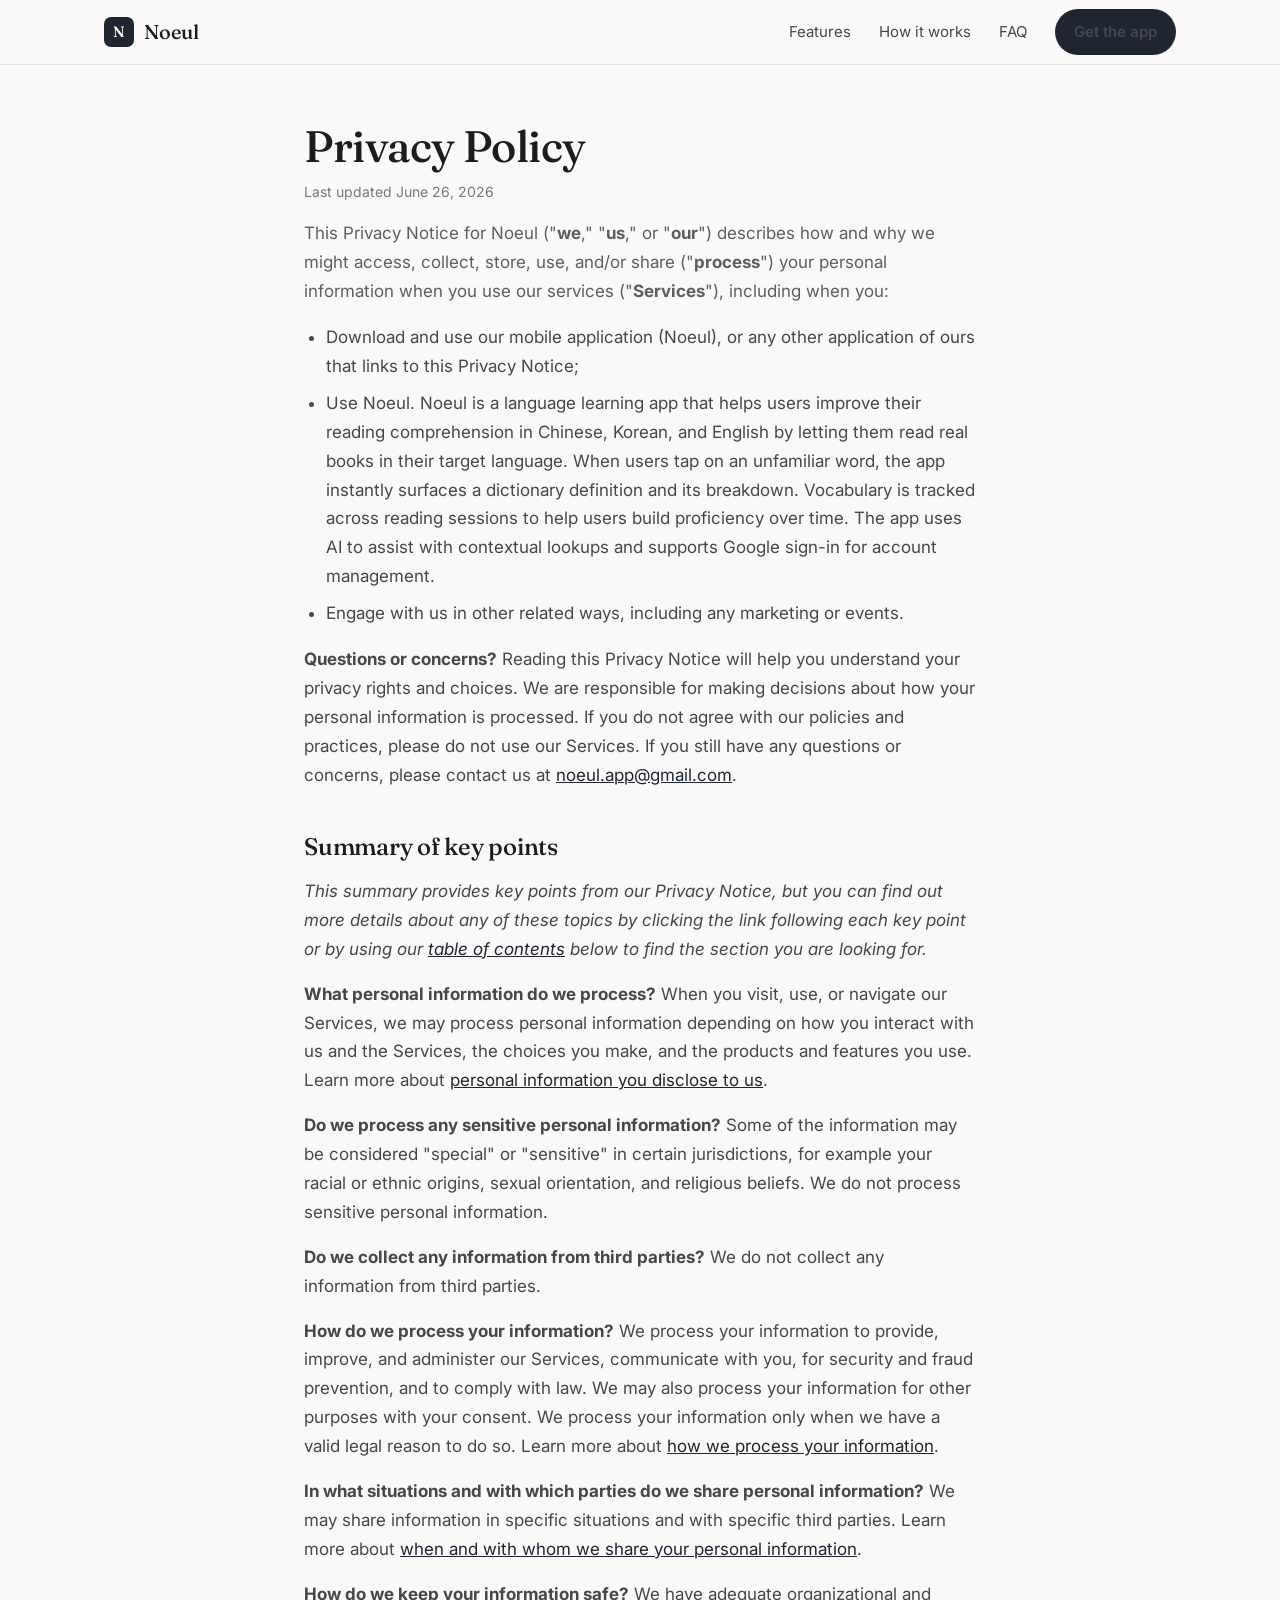
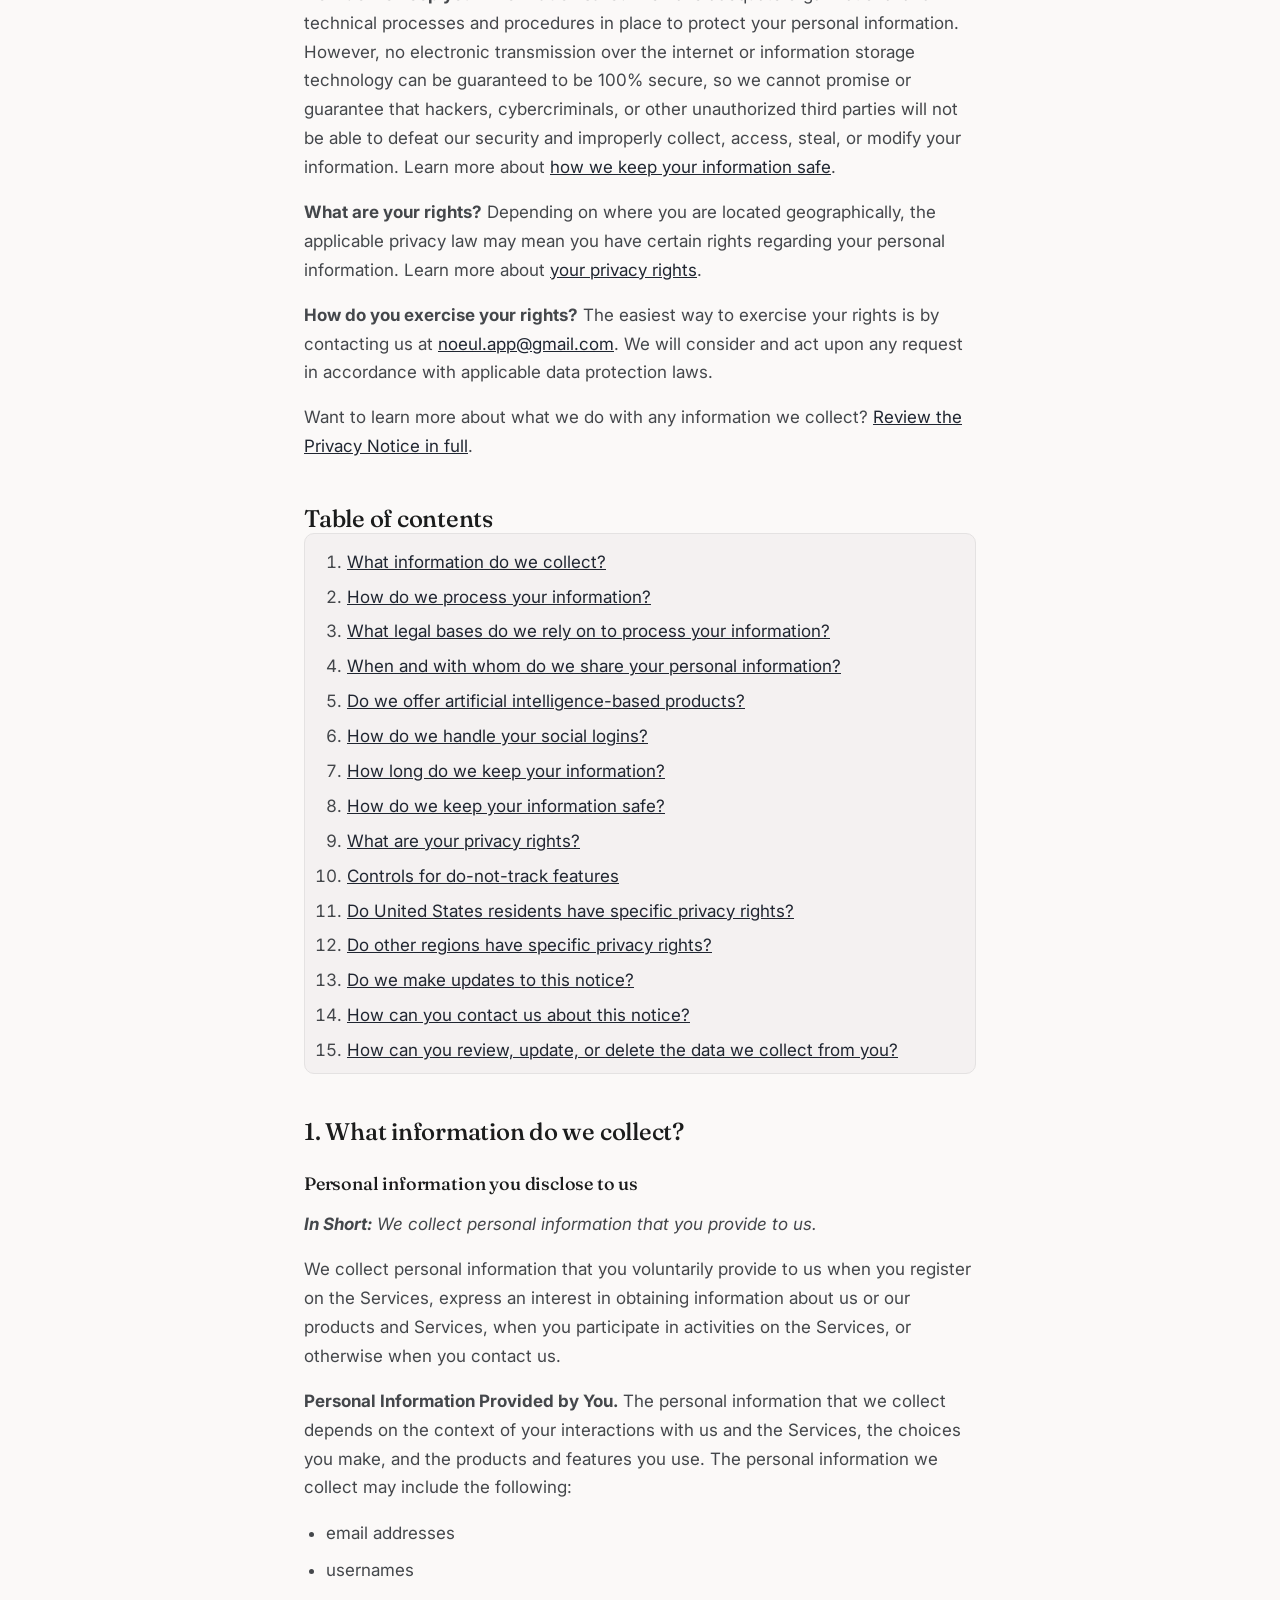
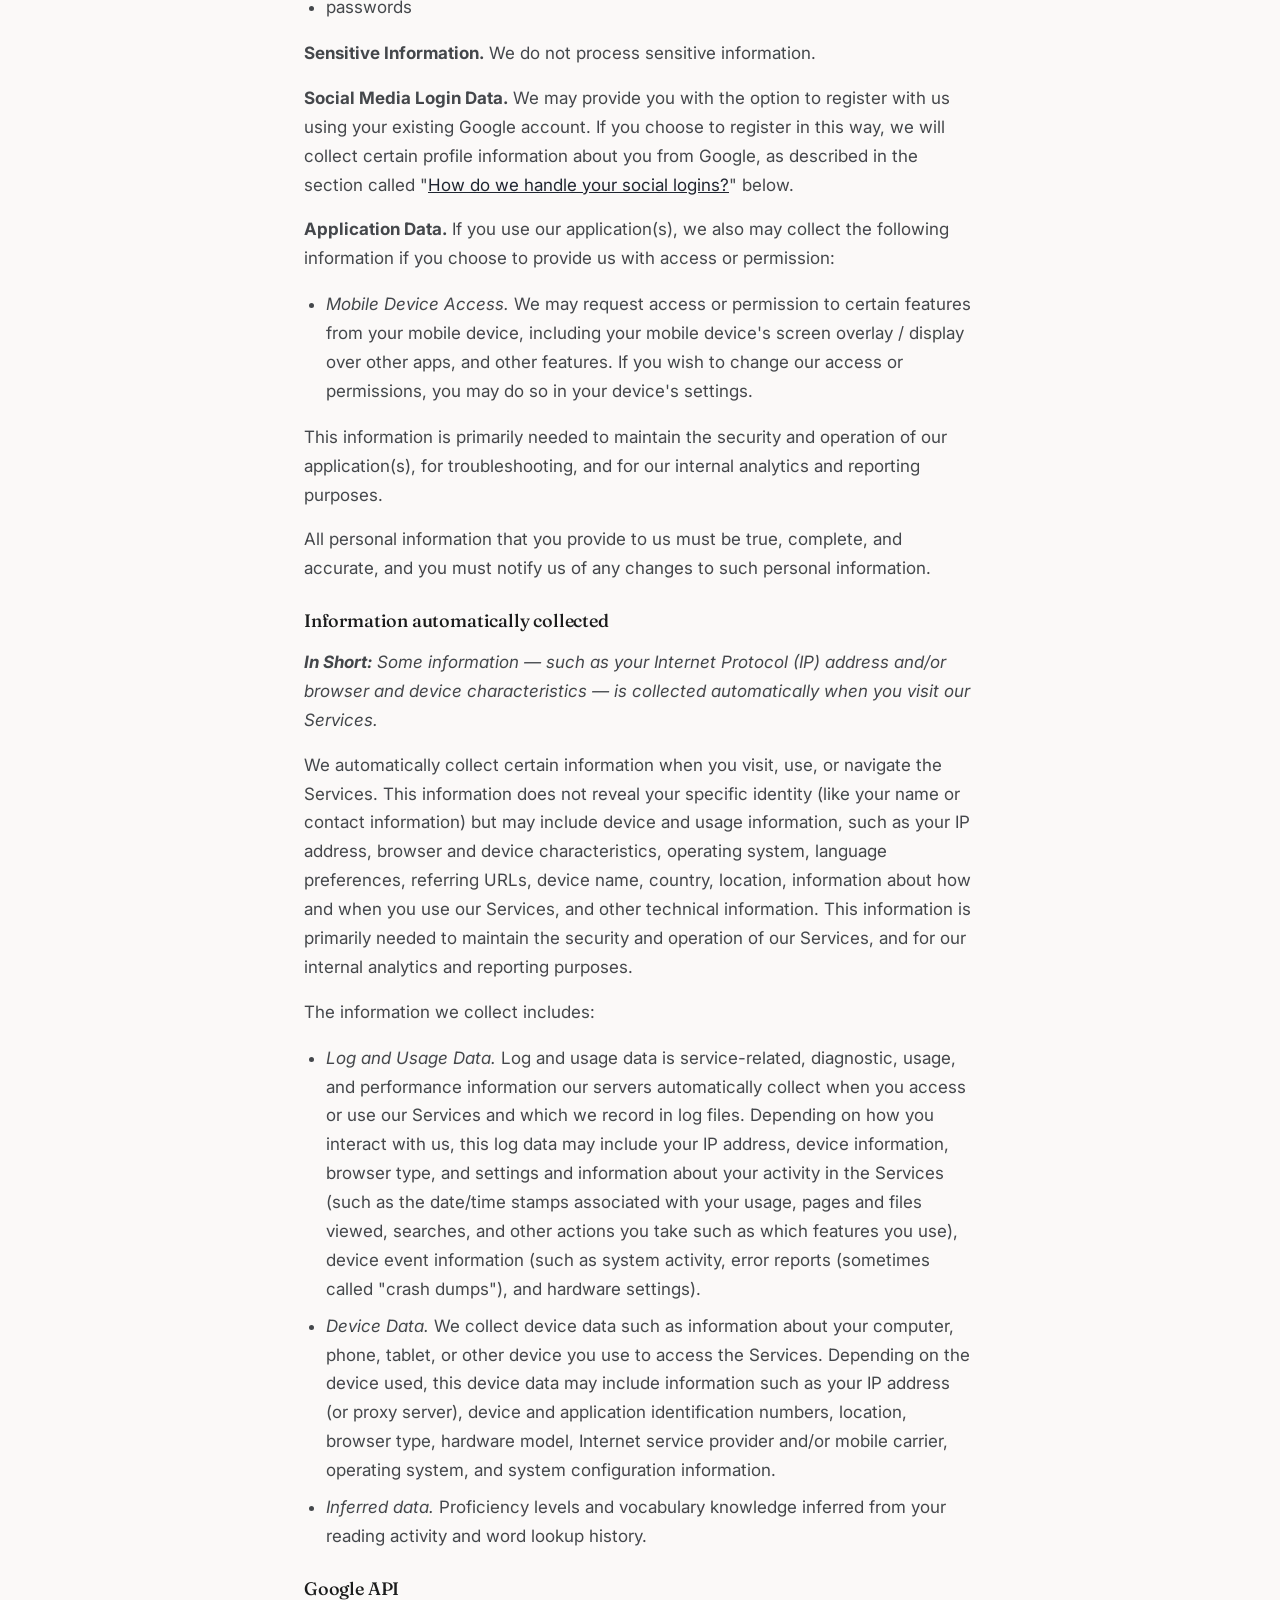
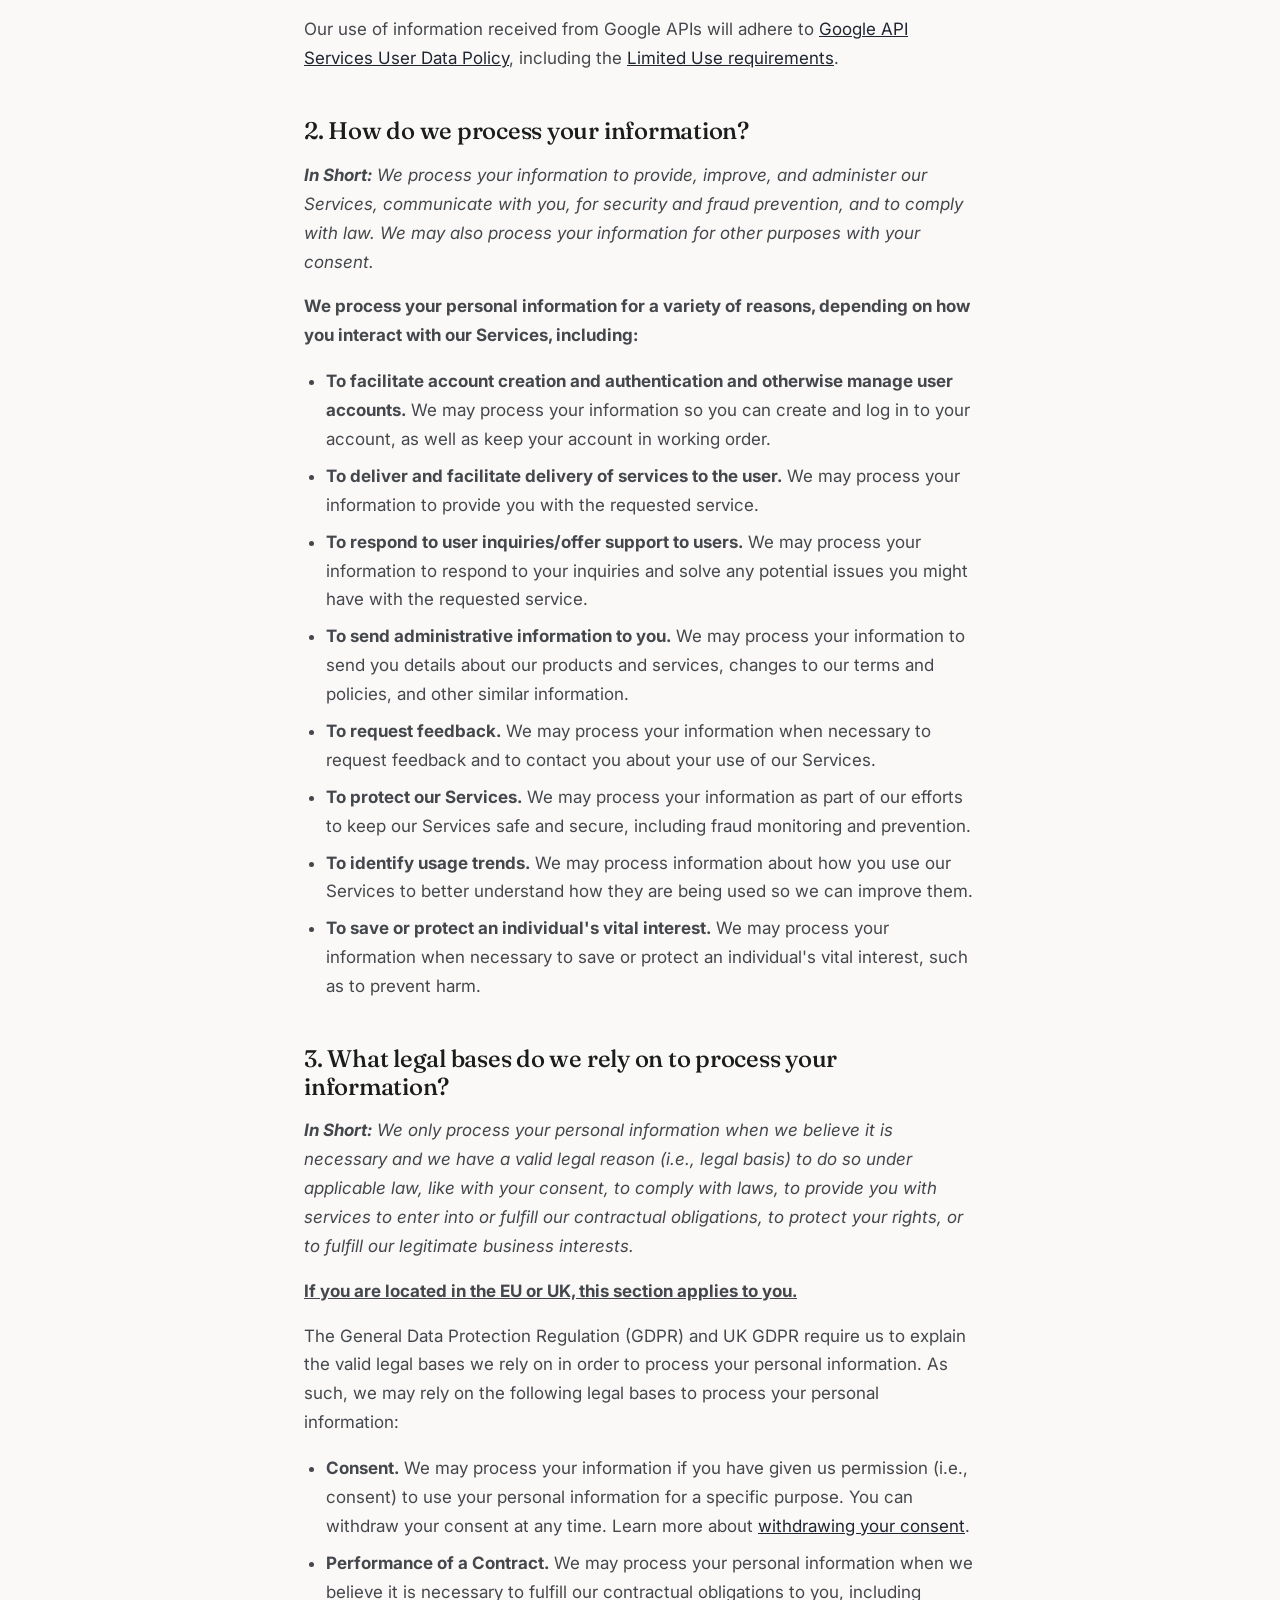
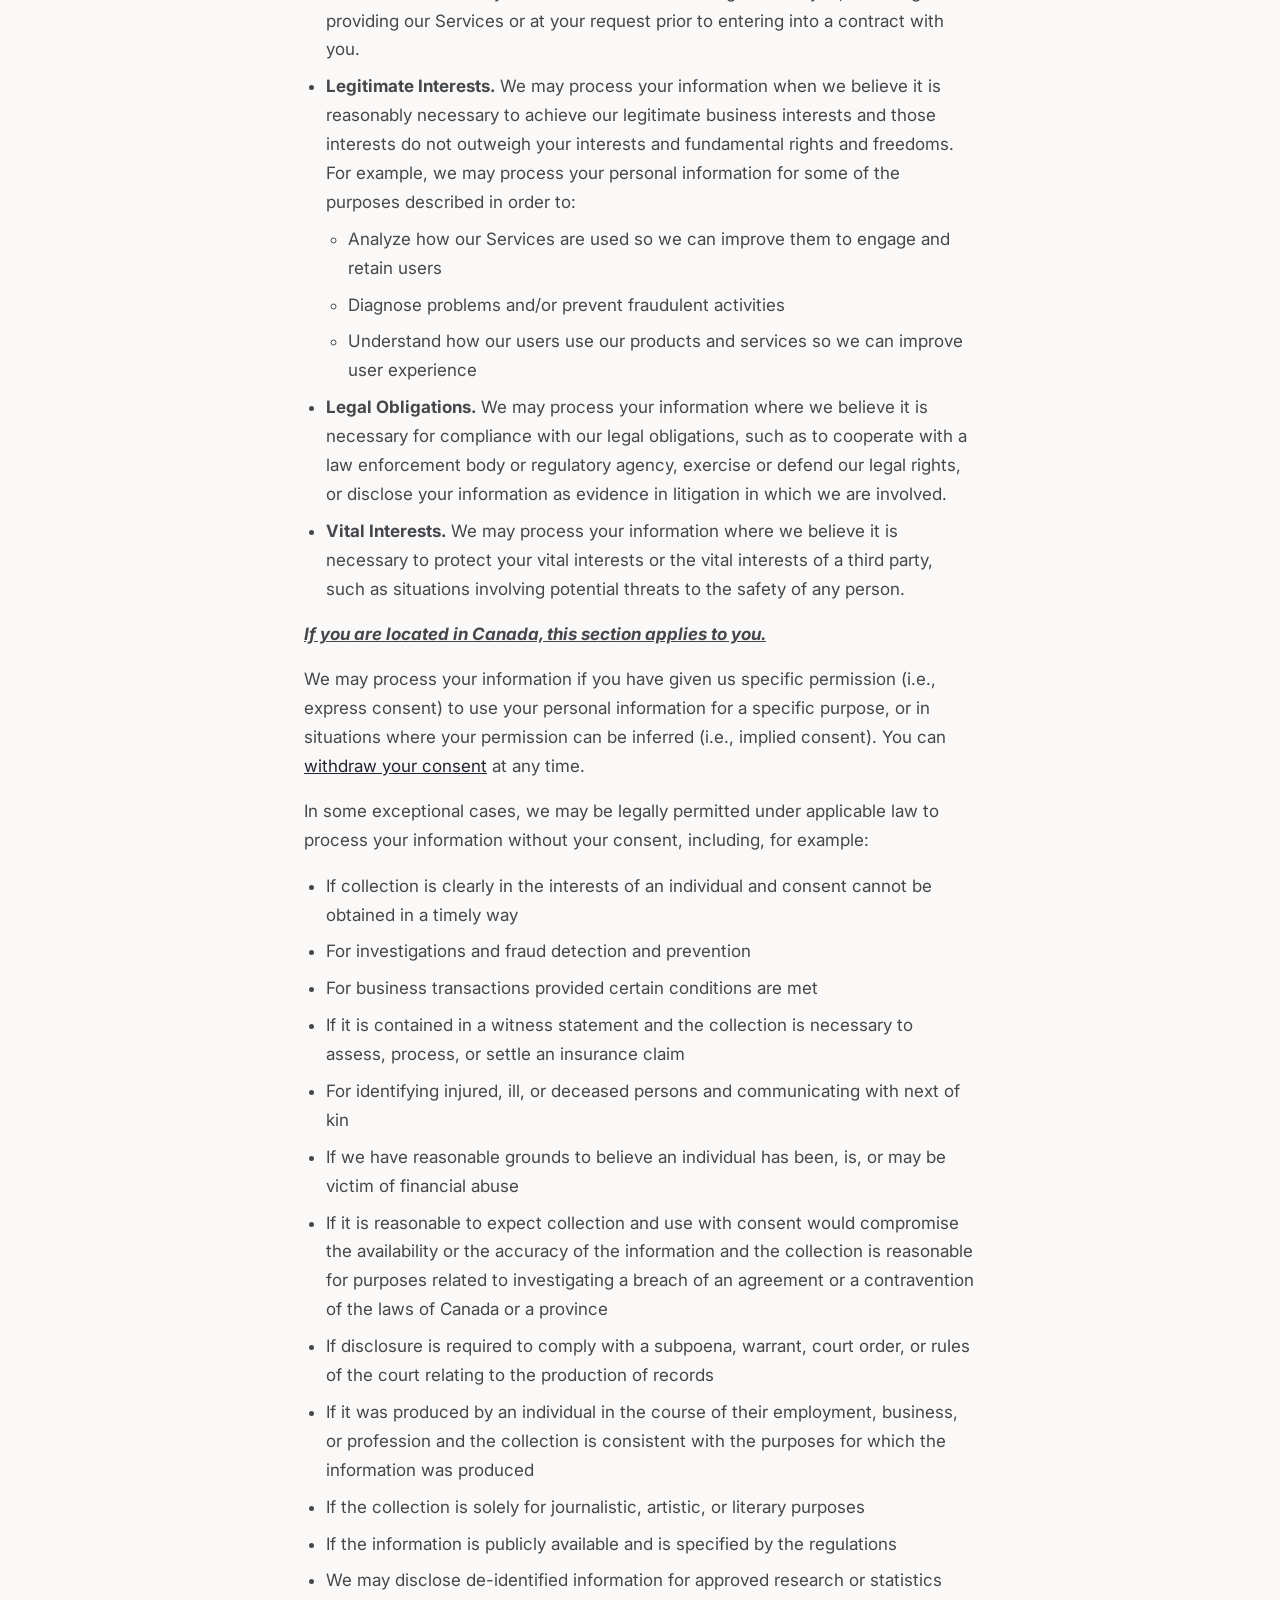
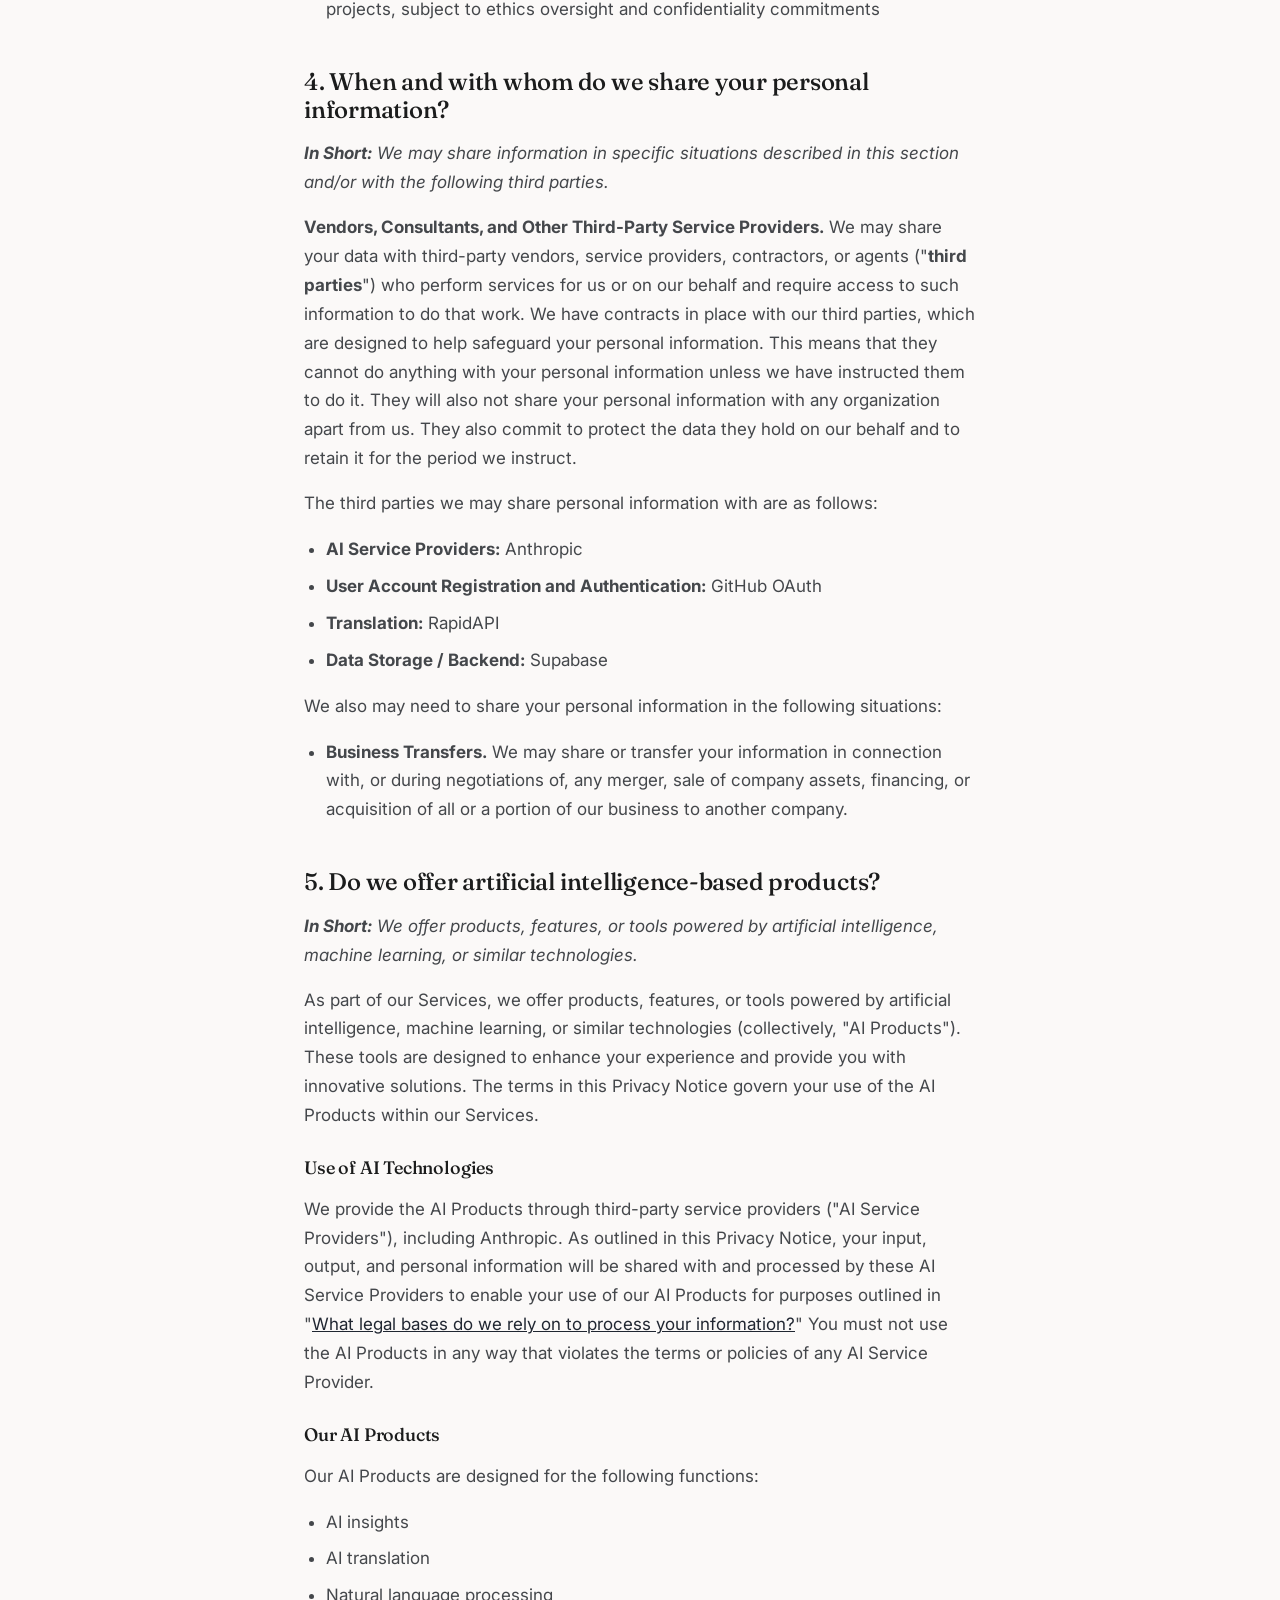
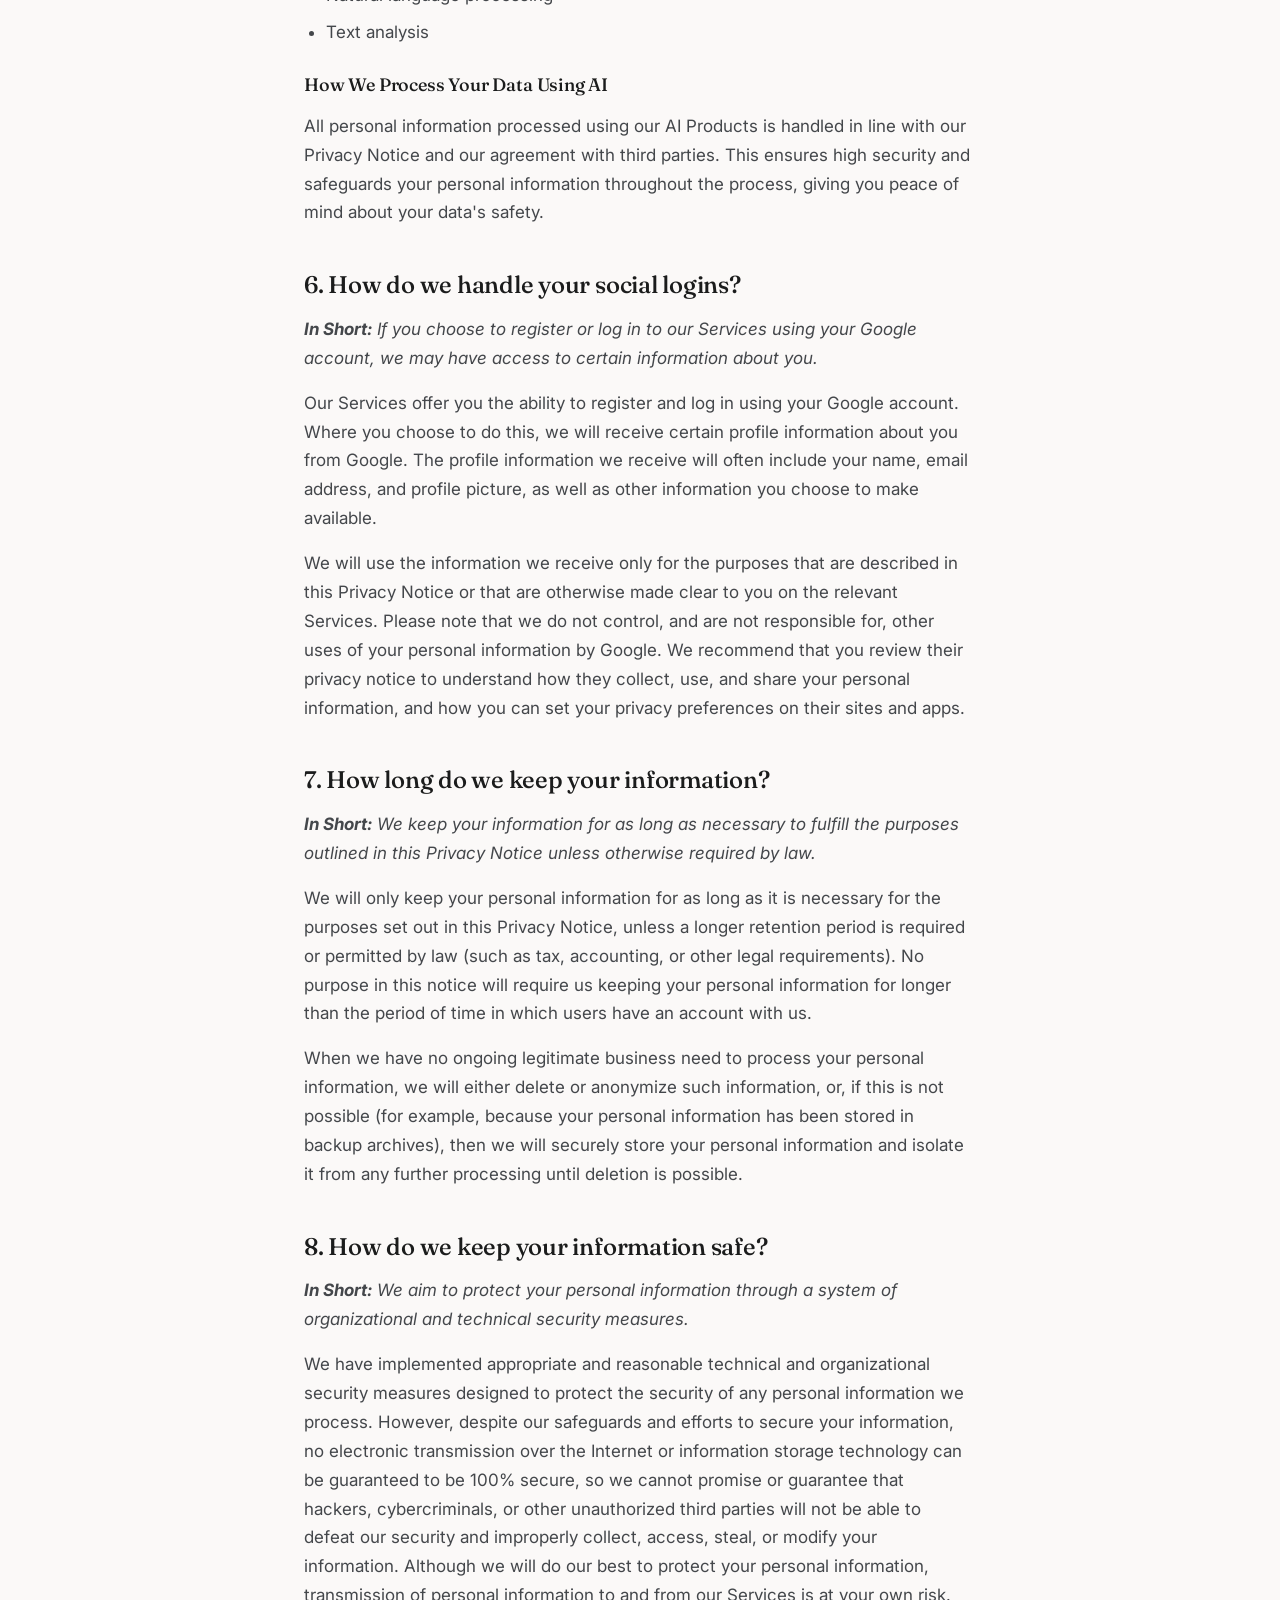
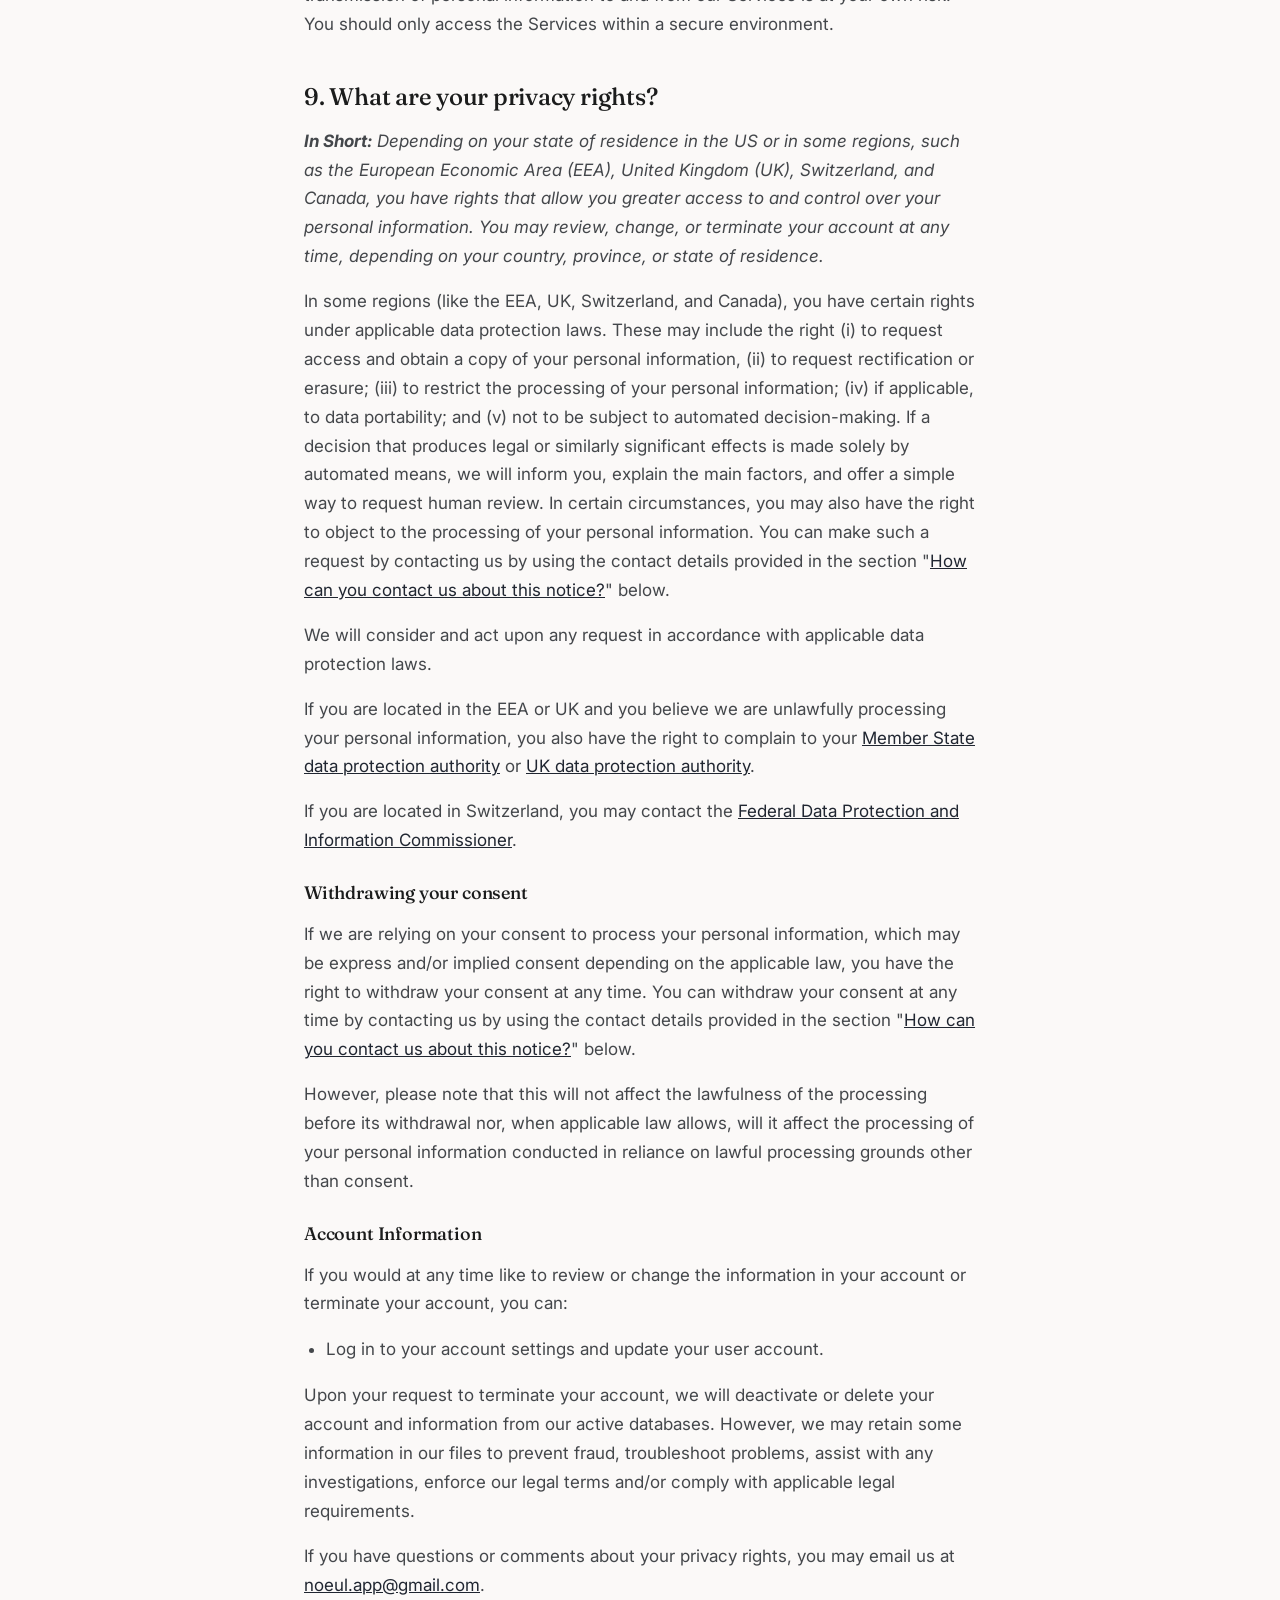
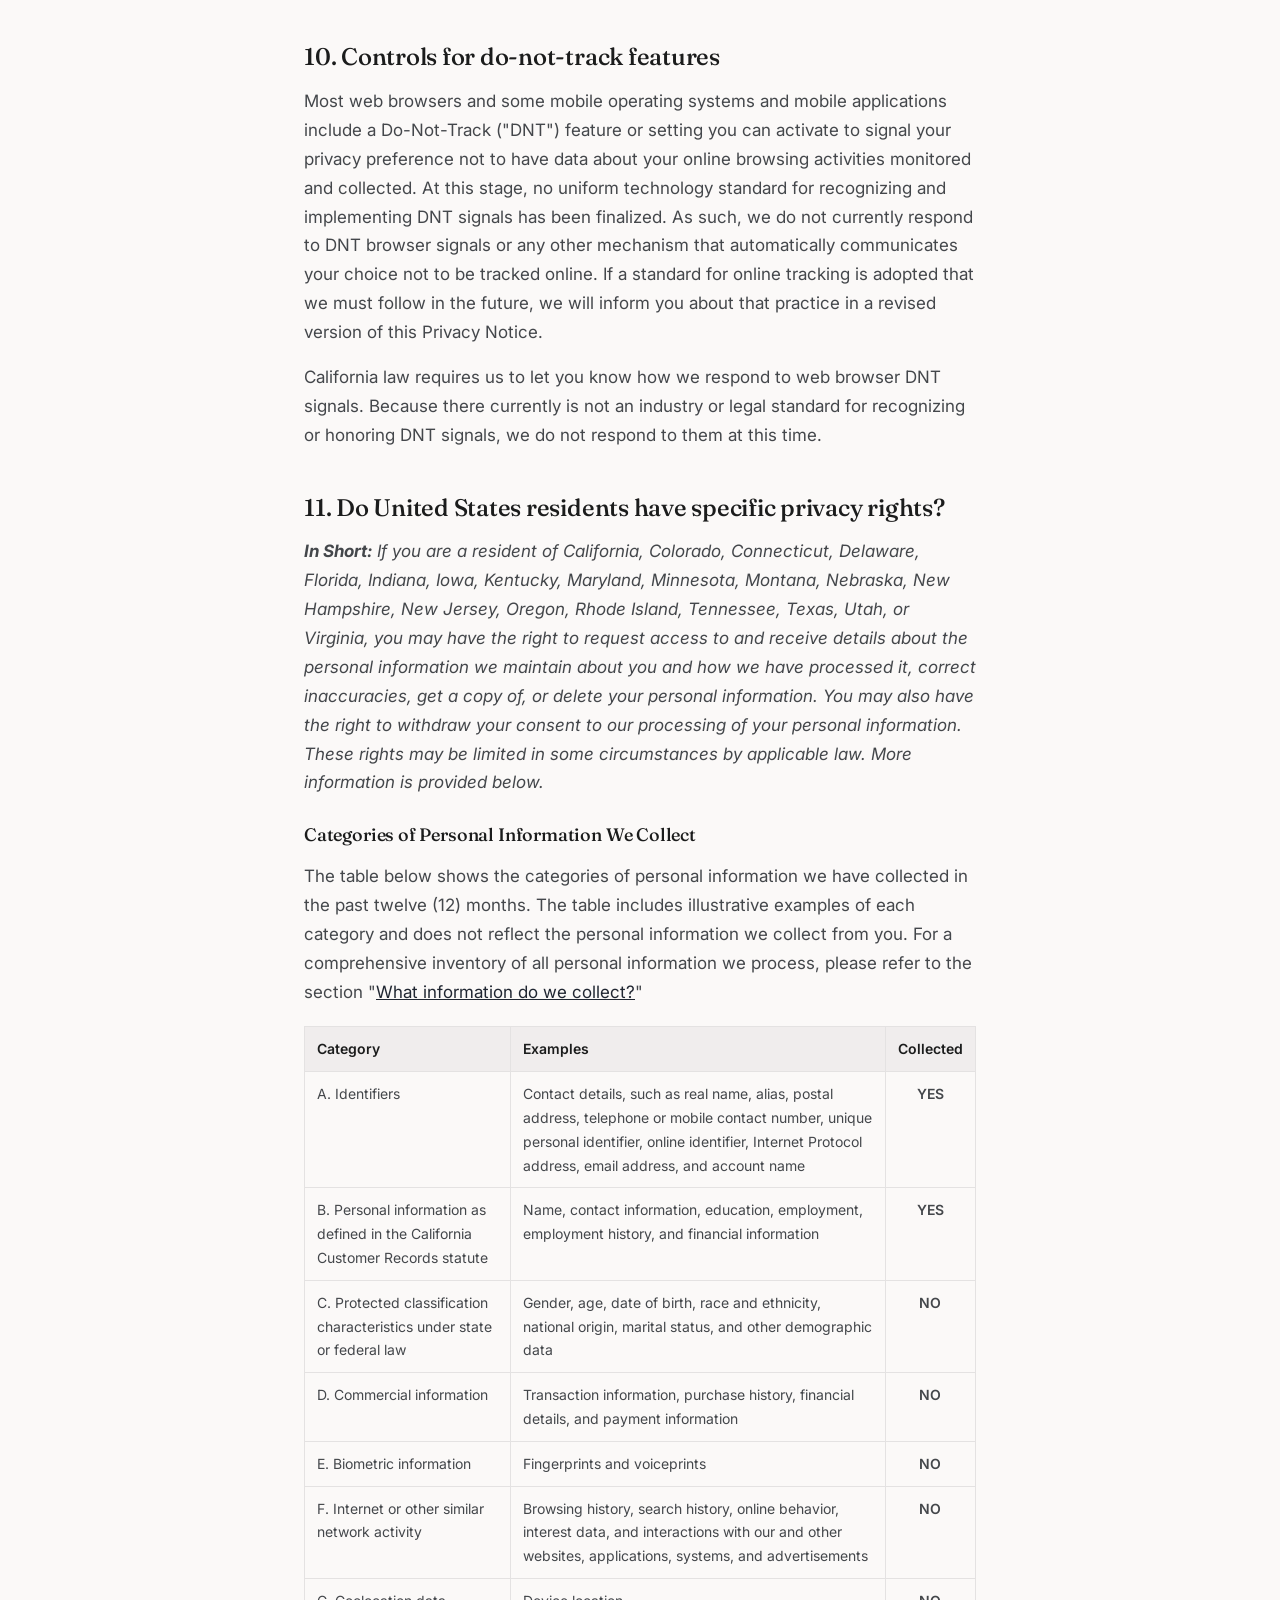
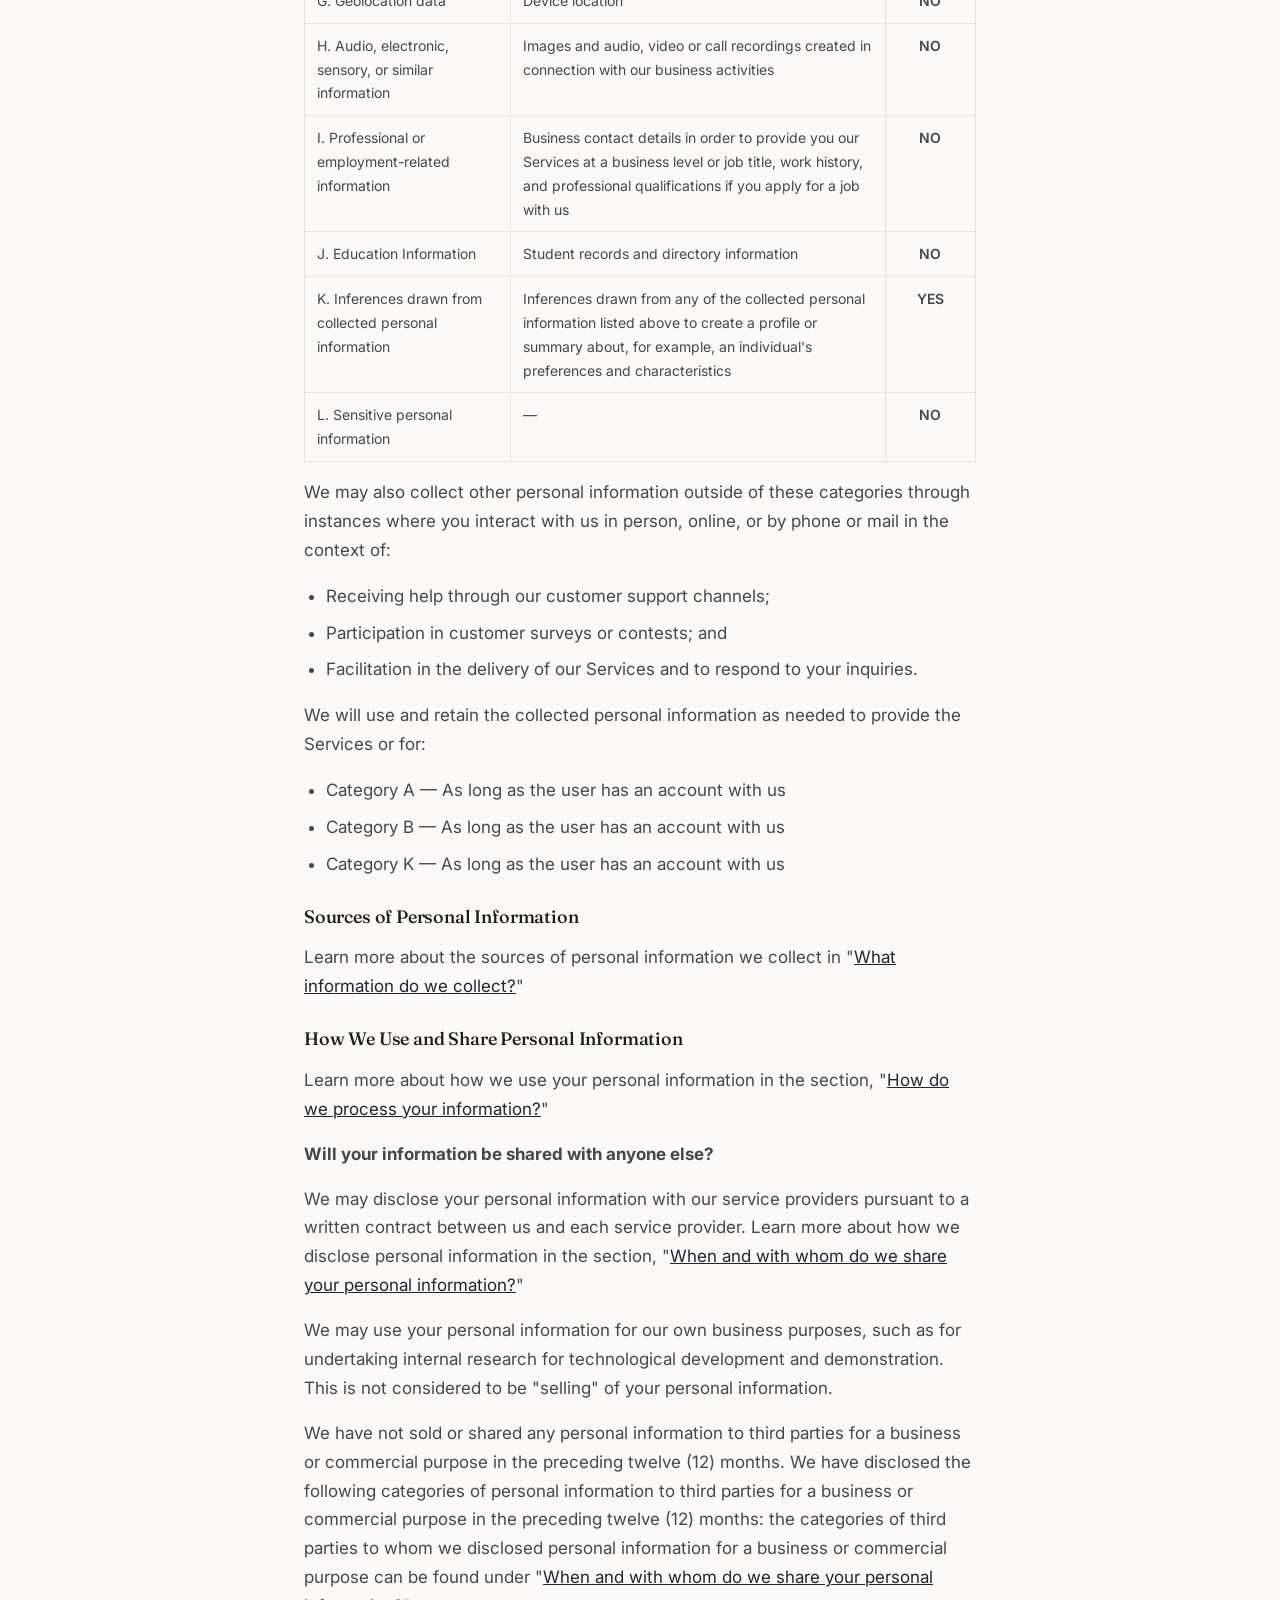
<file: privacy.html>
<!DOCTYPE html>
<html lang="en">
<head>
  <meta charset="UTF-8" />
  <meta name="viewport" content="width=device-width, initial-scale=1" />
  <title>Privacy Policy — Noeul</title>
  <meta name="description" content="Noeul privacy policy." />
  <meta name="theme-color" content="#fbf9f8" />
  <link rel="icon" href="./favicon.svg" type="image/svg+xml" />
  <link rel="preconnect" href="https://fonts.googleapis.com" />
  <link rel="preconnect" href="https://fonts.gstatic.com" crossorigin />
  <link href="https://fonts.googleapis.com/css2?family=Fraunces:opsz,wght@9..144,400;9..144,500;9..144,600&family=Inter:wght@400;500;600;700&display=swap" rel="stylesheet" />
  <link rel="stylesheet" href="./css/styles.css" />
</head>
<body>
  <a class="skip-link" href="#main">Skip to content</a>

  <header class="site-header is-scrolled">
    <div class="container">
      <nav class="nav" aria-label="Primary">
        <a class="brand" href="./index.html" aria-label="Noeul home">
          <span class="brand__mark" aria-hidden="true">N</span>
          <span class="brand__word">Noeul</span>
        </a>
        <div class="nav__links">
          <a href="./index.html#features">Features</a>
          <a href="./index.html#how">How it works</a>
          <a href="./index.html#faq">FAQ</a>
          <a class="btn btn--primary btn--sm" href="./index.html#download">Get the app</a>
        </div>
      </nav>
    </div>
  </header>

  <main id="main">
    <article class="container legal">
      <h1>Privacy Policy</h1>
      <p class="updated">Last updated June 26, 2026</p>

      <p class="legal-lead">This Privacy Notice for Noeul ("<strong>we</strong>," "<strong>us</strong>," or "<strong>our</strong>") describes how and why we might access, collect, store, use, and/or share ("<strong>process</strong>") your personal information when you use our services ("<strong>Services</strong>"), including when you:</p>
      <ul>
        <li>Download and use our mobile application (Noeul), or any other application of ours that links to this Privacy Notice;</li>
        <li>Use Noeul. Noeul is a language learning app that helps users improve their reading comprehension in Chinese, Korean, and English by letting them read real books in their target language. When users tap on an unfamiliar word, the app instantly surfaces a dictionary definition and its breakdown. Vocabulary is tracked across reading sessions to help users build proficiency over time. The app uses AI to assist with contextual lookups and supports Google sign-in for account management.</li>
        <li>Engage with us in other related ways, including any marketing or events.</li>
      </ul>
      <p><strong>Questions or concerns?</strong> Reading this Privacy Notice will help you understand your privacy rights and choices. We are responsible for making decisions about how your personal information is processed. If you do not agree with our policies and practices, please do not use our Services. If you still have any questions or concerns, please contact us at <a href="mailto:noeul.app@gmail.com">noeul.app@gmail.com</a>.</p>

      <h2 id="summary">Summary of key points</h2>
      <p><em>This summary provides key points from our Privacy Notice, but you can find out more details about any of these topics by clicking the link following each key point or by using our <a href="#toc">table of contents</a> below to find the section you are looking for.</em></p>
      <p><strong>What personal information do we process?</strong> When you visit, use, or navigate our Services, we may process personal information depending on how you interact with us and the Services, the choices you make, and the products and features you use. Learn more about <a href="#infocollect">personal information you disclose to us</a>.</p>
      <p><strong>Do we process any sensitive personal information?</strong> Some of the information may be considered "special" or "sensitive" in certain jurisdictions, for example your racial or ethnic origins, sexual orientation, and religious beliefs. We do not process sensitive personal information.</p>
      <p><strong>Do we collect any information from third parties?</strong> We do not collect any information from third parties.</p>
      <p><strong>How do we process your information?</strong> We process your information to provide, improve, and administer our Services, communicate with you, for security and fraud prevention, and to comply with law. We may also process your information for other purposes with your consent. We process your information only when we have a valid legal reason to do so. Learn more about <a href="#infouse">how we process your information</a>.</p>
      <p><strong>In what situations and with which parties do we share personal information?</strong> We may share information in specific situations and with specific third parties. Learn more about <a href="#whoshare">when and with whom we share your personal information</a>.</p>
      <p><strong>How do we keep your information safe?</strong> We have adequate organizational and technical processes and procedures in place to protect your personal information. However, no electronic transmission over the internet or information storage technology can be guaranteed to be 100% secure, so we cannot promise or guarantee that hackers, cybercriminals, or other unauthorized third parties will not be able to defeat our security and improperly collect, access, steal, or modify your information. Learn more about <a href="#infosafe">how we keep your information safe</a>.</p>
      <p><strong>What are your rights?</strong> Depending on where you are located geographically, the applicable privacy law may mean you have certain rights regarding your personal information. Learn more about <a href="#privacyrights">your privacy rights</a>.</p>
      <p><strong>How do you exercise your rights?</strong> The easiest way to exercise your rights is by contacting us at <a href="mailto:noeul.app@gmail.com">noeul.app@gmail.com</a>. We will consider and act upon any request in accordance with applicable data protection laws.</p>
      <p>Want to learn more about what we do with any information we collect? <a href="#toc">Review the Privacy Notice in full</a>.</p>

      <h2 id="toc">Table of contents</h2>
      <nav class="toc" aria-label="Table of contents">
        <ol>
          <li><a href="#infocollect">What information do we collect?</a></li>
          <li><a href="#infouse">How do we process your information?</a></li>
          <li><a href="#legalbases">What legal bases do we rely on to process your information?</a></li>
          <li><a href="#whoshare">When and with whom do we share your personal information?</a></li>
          <li><a href="#ai">Do we offer artificial intelligence-based products?</a></li>
          <li><a href="#sociallogins">How do we handle your social logins?</a></li>
          <li><a href="#inforetain">How long do we keep your information?</a></li>
          <li><a href="#infosafe">How do we keep your information safe?</a></li>
          <li><a href="#privacyrights">What are your privacy rights?</a></li>
          <li><a href="#dnt">Controls for do-not-track features</a></li>
          <li><a href="#uslaws">Do United States residents have specific privacy rights?</a></li>
          <li><a href="#otherlaws">Do other regions have specific privacy rights?</a></li>
          <li><a href="#policyupdates">Do we make updates to this notice?</a></li>
          <li><a href="#contact">How can you contact us about this notice?</a></li>
          <li><a href="#request">How can you review, update, or delete the data we collect from you?</a></li>
        </ol>
      </nav>

      <h2 id="infocollect">1. What information do we collect?</h2>
      <h3 id="personalinfo">Personal information you disclose to us</h3>
      <p><strong><em>In Short:</em></strong> <em>We collect personal information that you provide to us.</em></p>
      <p>We collect personal information that you voluntarily provide to us when you register on the Services, express an interest in obtaining information about us or our products and Services, when you participate in activities on the Services, or otherwise when you contact us.</p>
      <p><strong>Personal Information Provided by You.</strong> The personal information that we collect depends on the context of your interactions with us and the Services, the choices you make, and the products and features you use. The personal information we collect may include the following:</p>
      <ul>
        <li>email addresses</li>
        <li>usernames</li>
        <li>passwords</li>
      </ul>
      <p id="sensitiveinfo"><strong>Sensitive Information.</strong> We do not process sensitive information.</p>
      <p><strong>Social Media Login Data.</strong> We may provide you with the option to register with us using your existing Google account. If you choose to register in this way, we will collect certain profile information about you from Google, as described in the section called "<a href="#sociallogins">How do we handle your social logins?</a>" below.</p>
      <p><strong>Application Data.</strong> If you use our application(s), we also may collect the following information if you choose to provide us with access or permission:</p>
      <ul>
        <li><em>Mobile Device Access.</em> We may request access or permission to certain features from your mobile device, including your mobile device's screen overlay / display over other apps, and other features. If you wish to change our access or permissions, you may do so in your device's settings.</li>
      </ul>
      <p>This information is primarily needed to maintain the security and operation of our application(s), for troubleshooting, and for our internal analytics and reporting purposes.</p>
      <p>All personal information that you provide to us must be true, complete, and accurate, and you must notify us of any changes to such personal information.</p>

      <h3>Information automatically collected</h3>
      <p><strong><em>In Short:</em></strong> <em>Some information — such as your Internet Protocol (IP) address and/or browser and device characteristics — is collected automatically when you visit our Services.</em></p>
      <p>We automatically collect certain information when you visit, use, or navigate the Services. This information does not reveal your specific identity (like your name or contact information) but may include device and usage information, such as your IP address, browser and device characteristics, operating system, language preferences, referring URLs, device name, country, location, information about how and when you use our Services, and other technical information. This information is primarily needed to maintain the security and operation of our Services, and for our internal analytics and reporting purposes.</p>
      <p>The information we collect includes:</p>
      <ul>
        <li><em>Log and Usage Data.</em> Log and usage data is service-related, diagnostic, usage, and performance information our servers automatically collect when you access or use our Services and which we record in log files. Depending on how you interact with us, this log data may include your IP address, device information, browser type, and settings and information about your activity in the Services (such as the date/time stamps associated with your usage, pages and files viewed, searches, and other actions you take such as which features you use), device event information (such as system activity, error reports (sometimes called "crash dumps"), and hardware settings).</li>
        <li><em>Device Data.</em> We collect device data such as information about your computer, phone, tablet, or other device you use to access the Services. Depending on the device used, this device data may include information such as your IP address (or proxy server), device and application identification numbers, location, browser type, hardware model, Internet service provider and/or mobile carrier, operating system, and system configuration information.</li>
        <li><em>Inferred data.</em> Proficiency levels and vocabulary knowledge inferred from your reading activity and word lookup history.</li>
      </ul>
      <h3>Google API</h3>
      <p>Our use of information received from Google APIs will adhere to <a href="https://developers.google.com/terms/api-services-user-data-policy" rel="noopener noreferrer" target="_blank">Google API Services User Data Policy</a>, including the <a href="https://developers.google.com/terms/api-services-user-data-policy#limited-use" rel="noopener noreferrer" target="_blank">Limited Use requirements</a>.</p>

      <h2 id="infouse">2. How do we process your information?</h2>
      <p><strong><em>In Short:</em></strong> <em>We process your information to provide, improve, and administer our Services, communicate with you, for security and fraud prevention, and to comply with law. We may also process your information for other purposes with your consent.</em></p>
      <p><strong>We process your personal information for a variety of reasons, depending on how you interact with our Services, including:</strong></p>
      <ul>
        <li><strong>To facilitate account creation and authentication and otherwise manage user accounts.</strong> We may process your information so you can create and log in to your account, as well as keep your account in working order.</li>
        <li><strong>To deliver and facilitate delivery of services to the user.</strong> We may process your information to provide you with the requested service.</li>
        <li><strong>To respond to user inquiries/offer support to users.</strong> We may process your information to respond to your inquiries and solve any potential issues you might have with the requested service.</li>
        <li><strong>To send administrative information to you.</strong> We may process your information to send you details about our products and services, changes to our terms and policies, and other similar information.</li>
        <li><strong>To request feedback.</strong> We may process your information when necessary to request feedback and to contact you about your use of our Services.</li>
        <li><strong>To protect our Services.</strong> We may process your information as part of our efforts to keep our Services safe and secure, including fraud monitoring and prevention.</li>
        <li><strong>To identify usage trends.</strong> We may process information about how you use our Services to better understand how they are being used so we can improve them.</li>
        <li><strong>To save or protect an individual's vital interest.</strong> We may process your information when necessary to save or protect an individual's vital interest, such as to prevent harm.</li>
      </ul>

      <h2 id="legalbases">3. What legal bases do we rely on to process your information?</h2>
      <p><strong><em>In Short:</em></strong> <em>We only process your personal information when we believe it is necessary and we have a valid legal reason (i.e., legal basis) to do so under applicable law, like with your consent, to comply with laws, to provide you with services to enter into or fulfill our contractual obligations, to protect your rights, or to fulfill our legitimate business interests.</em></p>
      <p><strong><u>If you are located in the EU or UK, this section applies to you.</u></strong></p>
      <p>The General Data Protection Regulation (GDPR) and UK GDPR require us to explain the valid legal bases we rely on in order to process your personal information. As such, we may rely on the following legal bases to process your personal information:</p>
      <ul>
        <li><strong>Consent.</strong> We may process your information if you have given us permission (i.e., consent) to use your personal information for a specific purpose. You can withdraw your consent at any time. Learn more about <a href="#withdrawconsent">withdrawing your consent</a>.</li>
        <li><strong>Performance of a Contract.</strong> We may process your personal information when we believe it is necessary to fulfill our contractual obligations to you, including providing our Services or at your request prior to entering into a contract with you.</li>
        <li><strong>Legitimate Interests.</strong> We may process your information when we believe it is reasonably necessary to achieve our legitimate business interests and those interests do not outweigh your interests and fundamental rights and freedoms. For example, we may process your personal information for some of the purposes described in order to:
          <ul>
            <li>Analyze how our Services are used so we can improve them to engage and retain users</li>
            <li>Diagnose problems and/or prevent fraudulent activities</li>
            <li>Understand how our users use our products and services so we can improve user experience</li>
          </ul>
        </li>
        <li><strong>Legal Obligations.</strong> We may process your information where we believe it is necessary for compliance with our legal obligations, such as to cooperate with a law enforcement body or regulatory agency, exercise or defend our legal rights, or disclose your information as evidence in litigation in which we are involved.</li>
        <li><strong>Vital Interests.</strong> We may process your information where we believe it is necessary to protect your vital interests or the vital interests of a third party, such as situations involving potential threats to the safety of any person.</li>
      </ul>
      <p><strong><u><em>If you are located in Canada, this section applies to you.</em></u></strong></p>
      <p>We may process your information if you have given us specific permission (i.e., express consent) to use your personal information for a specific purpose, or in situations where your permission can be inferred (i.e., implied consent). You can <a href="#withdrawconsent">withdraw your consent</a> at any time.</p>
      <p>In some exceptional cases, we may be legally permitted under applicable law to process your information without your consent, including, for example:</p>
      <ul>
        <li>If collection is clearly in the interests of an individual and consent cannot be obtained in a timely way</li>
        <li>For investigations and fraud detection and prevention</li>
        <li>For business transactions provided certain conditions are met</li>
        <li>If it is contained in a witness statement and the collection is necessary to assess, process, or settle an insurance claim</li>
        <li>For identifying injured, ill, or deceased persons and communicating with next of kin</li>
        <li>If we have reasonable grounds to believe an individual has been, is, or may be victim of financial abuse</li>
        <li>If it is reasonable to expect collection and use with consent would compromise the availability or the accuracy of the information and the collection is reasonable for purposes related to investigating a breach of an agreement or a contravention of the laws of Canada or a province</li>
        <li>If disclosure is required to comply with a subpoena, warrant, court order, or rules of the court relating to the production of records</li>
        <li>If it was produced by an individual in the course of their employment, business, or profession and the collection is consistent with the purposes for which the information was produced</li>
        <li>If the collection is solely for journalistic, artistic, or literary purposes</li>
        <li>If the information is publicly available and is specified by the regulations</li>
        <li>We may disclose de-identified information for approved research or statistics projects, subject to ethics oversight and confidentiality commitments</li>
      </ul>

      <h2 id="whoshare">4. When and with whom do we share your personal information?</h2>
      <p><strong><em>In Short:</em></strong> <em>We may share information in specific situations described in this section and/or with the following third parties.</em></p>
      <p><strong>Vendors, Consultants, and Other Third-Party Service Providers.</strong> We may share your data with third-party vendors, service providers, contractors, or agents ("<strong>third parties</strong>") who perform services for us or on our behalf and require access to such information to do that work. We have contracts in place with our third parties, which are designed to help safeguard your personal information. This means that they cannot do anything with your personal information unless we have instructed them to do it. They will also not share your personal information with any organization apart from us. They also commit to protect the data they hold on our behalf and to retain it for the period we instruct.</p>
      <p>The third parties we may share personal information with are as follows:</p>
      <ul>
        <li><strong>AI Service Providers:</strong> Anthropic</li>
        <li><strong>User Account Registration and Authentication:</strong> GitHub OAuth</li>
        <li><strong>Translation:</strong> RapidAPI</li>
        <li><strong>Data Storage / Backend:</strong> Supabase</li>
      </ul>
      <p>We also may need to share your personal information in the following situations:</p>
      <ul>
        <li><strong>Business Transfers.</strong> We may share or transfer your information in connection with, or during negotiations of, any merger, sale of company assets, financing, or acquisition of all or a portion of our business to another company.</li>
      </ul>

      <h2 id="ai">5. Do we offer artificial intelligence-based products?</h2>
      <p><strong><em>In Short:</em></strong> <em>We offer products, features, or tools powered by artificial intelligence, machine learning, or similar technologies.</em></p>
      <p>As part of our Services, we offer products, features, or tools powered by artificial intelligence, machine learning, or similar technologies (collectively, "AI Products"). These tools are designed to enhance your experience and provide you with innovative solutions. The terms in this Privacy Notice govern your use of the AI Products within our Services.</p>
      <h3>Use of AI Technologies</h3>
      <p>We provide the AI Products through third-party service providers ("AI Service Providers"), including Anthropic. As outlined in this Privacy Notice, your input, output, and personal information will be shared with and processed by these AI Service Providers to enable your use of our AI Products for purposes outlined in "<a href="#legalbases">What legal bases do we rely on to process your information?</a>" You must not use the AI Products in any way that violates the terms or policies of any AI Service Provider.</p>
      <h3>Our AI Products</h3>
      <p>Our AI Products are designed for the following functions:</p>
      <ul>
        <li>AI insights</li>
        <li>AI translation</li>
        <li>Natural language processing</li>
        <li>Text analysis</li>
      </ul>
      <h3>How We Process Your Data Using AI</h3>
      <p>All personal information processed using our AI Products is handled in line with our Privacy Notice and our agreement with third parties. This ensures high security and safeguards your personal information throughout the process, giving you peace of mind about your data's safety.</p>

      <h2 id="sociallogins">6. How do we handle your social logins?</h2>
      <p><strong><em>In Short:</em></strong> <em>If you choose to register or log in to our Services using your Google account, we may have access to certain information about you.</em></p>
      <p>Our Services offer you the ability to register and log in using your Google account. Where you choose to do this, we will receive certain profile information about you from Google. The profile information we receive will often include your name, email address, and profile picture, as well as other information you choose to make available.</p>
      <p>We will use the information we receive only for the purposes that are described in this Privacy Notice or that are otherwise made clear to you on the relevant Services. Please note that we do not control, and are not responsible for, other uses of your personal information by Google. We recommend that you review their privacy notice to understand how they collect, use, and share your personal information, and how you can set your privacy preferences on their sites and apps.</p>

      <h2 id="inforetain">7. How long do we keep your information?</h2>
      <p><strong><em>In Short:</em></strong> <em>We keep your information for as long as necessary to fulfill the purposes outlined in this Privacy Notice unless otherwise required by law.</em></p>
      <p>We will only keep your personal information for as long as it is necessary for the purposes set out in this Privacy Notice, unless a longer retention period is required or permitted by law (such as tax, accounting, or other legal requirements). No purpose in this notice will require us keeping your personal information for longer than the period of time in which users have an account with us.</p>
      <p>When we have no ongoing legitimate business need to process your personal information, we will either delete or anonymize such information, or, if this is not possible (for example, because your personal information has been stored in backup archives), then we will securely store your personal information and isolate it from any further processing until deletion is possible.</p>

      <h2 id="infosafe">8. How do we keep your information safe?</h2>
      <p><strong><em>In Short:</em></strong> <em>We aim to protect your personal information through a system of organizational and technical security measures.</em></p>
      <p>We have implemented appropriate and reasonable technical and organizational security measures designed to protect the security of any personal information we process. However, despite our safeguards and efforts to secure your information, no electronic transmission over the Internet or information storage technology can be guaranteed to be 100% secure, so we cannot promise or guarantee that hackers, cybercriminals, or other unauthorized third parties will not be able to defeat our security and improperly collect, access, steal, or modify your information. Although we will do our best to protect your personal information, transmission of personal information to and from our Services is at your own risk. You should only access the Services within a secure environment.</p>

      <h2 id="privacyrights">9. What are your privacy rights?</h2>
      <p><strong><em>In Short:</em></strong> <em>Depending on your state of residence in the US or in some regions, such as the European Economic Area (EEA), United Kingdom (UK), Switzerland, and Canada, you have rights that allow you greater access to and control over your personal information. You may review, change, or terminate your account at any time, depending on your country, province, or state of residence.</em></p>
      <p>In some regions (like the EEA, UK, Switzerland, and Canada), you have certain rights under applicable data protection laws. These may include the right (i) to request access and obtain a copy of your personal information, (ii) to request rectification or erasure; (iii) to restrict the processing of your personal information; (iv) if applicable, to data portability; and (v) not to be subject to automated decision-making. If a decision that produces legal or similarly significant effects is made solely by automated means, we will inform you, explain the main factors, and offer a simple way to request human review. In certain circumstances, you may also have the right to object to the processing of your personal information. You can make such a request by contacting us by using the contact details provided in the section "<a href="#contact">How can you contact us about this notice?</a>" below.</p>
      <p>We will consider and act upon any request in accordance with applicable data protection laws.</p>
      <p>If you are located in the EEA or UK and you believe we are unlawfully processing your personal information, you also have the right to complain to your <a href="https://ec.europa.eu/justice/data-protection/bodies/authorities/index_en.htm" rel="noopener noreferrer" target="_blank">Member State data protection authority</a> or <a href="https://ico.org.uk/make-a-complaint/data-protection-complaints/data-protection-complaints/" rel="noopener noreferrer" target="_blank">UK data protection authority</a>.</p>
      <p>If you are located in Switzerland, you may contact the <a href="https://www.edoeb.admin.ch/edoeb/en/home.html" rel="noopener noreferrer" target="_blank">Federal Data Protection and Information Commissioner</a>.</p>
      <h3 id="withdrawconsent">Withdrawing your consent</h3>
      <p>If we are relying on your consent to process your personal information, which may be express and/or implied consent depending on the applicable law, you have the right to withdraw your consent at any time. You can withdraw your consent at any time by contacting us by using the contact details provided in the section "<a href="#contact">How can you contact us about this notice?</a>" below.</p>
      <p>However, please note that this will not affect the lawfulness of the processing before its withdrawal nor, when applicable law allows, will it affect the processing of your personal information conducted in reliance on lawful processing grounds other than consent.</p>
      <h3>Account Information</h3>
      <p>If you would at any time like to review or change the information in your account or terminate your account, you can:</p>
      <ul>
        <li>Log in to your account settings and update your user account.</li>
      </ul>
      <p>Upon your request to terminate your account, we will deactivate or delete your account and information from our active databases. However, we may retain some information in our files to prevent fraud, troubleshoot problems, assist with any investigations, enforce our legal terms and/or comply with applicable legal requirements.</p>
      <p>If you have questions or comments about your privacy rights, you may email us at <a href="mailto:noeul.app@gmail.com">noeul.app@gmail.com</a>.</p>

      <h2 id="dnt">10. Controls for do-not-track features</h2>
      <p>Most web browsers and some mobile operating systems and mobile applications include a Do-Not-Track ("DNT") feature or setting you can activate to signal your privacy preference not to have data about your online browsing activities monitored and collected. At this stage, no uniform technology standard for recognizing and implementing DNT signals has been finalized. As such, we do not currently respond to DNT browser signals or any other mechanism that automatically communicates your choice not to be tracked online. If a standard for online tracking is adopted that we must follow in the future, we will inform you about that practice in a revised version of this Privacy Notice.</p>
      <p>California law requires us to let you know how we respond to web browser DNT signals. Because there currently is not an industry or legal standard for recognizing or honoring DNT signals, we do not respond to them at this time.</p>

      <h2 id="uslaws">11. Do United States residents have specific privacy rights?</h2>
      <p><strong><em>In Short:</em></strong> <em>If you are a resident of California, Colorado, Connecticut, Delaware, Florida, Indiana, Iowa, Kentucky, Maryland, Minnesota, Montana, Nebraska, New Hampshire, New Jersey, Oregon, Rhode Island, Tennessee, Texas, Utah, or Virginia, you may have the right to request access to and receive details about the personal information we maintain about you and how we have processed it, correct inaccuracies, get a copy of, or delete your personal information. You may also have the right to withdraw your consent to our processing of your personal information. These rights may be limited in some circumstances by applicable law. More information is provided below.</em></p>
      <h3>Categories of Personal Information We Collect</h3>
      <p>The table below shows the categories of personal information we have collected in the past twelve (12) months. The table includes illustrative examples of each category and does not reflect the personal information we collect from you. For a comprehensive inventory of all personal information we process, please refer to the section "<a href="#infocollect">What information do we collect?</a>"</p>
      <div class="table-wrap">
        <table>
          <thead>
            <tr><th>Category</th><th>Examples</th><th>Collected</th></tr>
          </thead>
          <tbody>
            <tr><td>A. Identifiers</td><td>Contact details, such as real name, alias, postal address, telephone or mobile contact number, unique personal identifier, online identifier, Internet Protocol address, email address, and account name</td><td class="yesno">YES</td></tr>
            <tr><td>B. Personal information as defined in the California Customer Records statute</td><td>Name, contact information, education, employment, employment history, and financial information</td><td class="yesno">YES</td></tr>
            <tr><td>C. Protected classification characteristics under state or federal law</td><td>Gender, age, date of birth, race and ethnicity, national origin, marital status, and other demographic data</td><td class="yesno">NO</td></tr>
            <tr><td>D. Commercial information</td><td>Transaction information, purchase history, financial details, and payment information</td><td class="yesno">NO</td></tr>
            <tr><td>E. Biometric information</td><td>Fingerprints and voiceprints</td><td class="yesno">NO</td></tr>
            <tr><td>F. Internet or other similar network activity</td><td>Browsing history, search history, online behavior, interest data, and interactions with our and other websites, applications, systems, and advertisements</td><td class="yesno">NO</td></tr>
            <tr><td>G. Geolocation data</td><td>Device location</td><td class="yesno">NO</td></tr>
            <tr><td>H. Audio, electronic, sensory, or similar information</td><td>Images and audio, video or call recordings created in connection with our business activities</td><td class="yesno">NO</td></tr>
            <tr><td>I. Professional or employment-related information</td><td>Business contact details in order to provide you our Services at a business level or job title, work history, and professional qualifications if you apply for a job with us</td><td class="yesno">NO</td></tr>
            <tr><td>J. Education Information</td><td>Student records and directory information</td><td class="yesno">NO</td></tr>
            <tr><td>K. Inferences drawn from collected personal information</td><td>Inferences drawn from any of the collected personal information listed above to create a profile or summary about, for example, an individual's preferences and characteristics</td><td class="yesno">YES</td></tr>
            <tr><td>L. Sensitive personal information</td><td>—</td><td class="yesno">NO</td></tr>
          </tbody>
        </table>
      </div>
      <p>We may also collect other personal information outside of these categories through instances where you interact with us in person, online, or by phone or mail in the context of:</p>
      <ul>
        <li>Receiving help through our customer support channels;</li>
        <li>Participation in customer surveys or contests; and</li>
        <li>Facilitation in the delivery of our Services and to respond to your inquiries.</li>
      </ul>
      <p>We will use and retain the collected personal information as needed to provide the Services or for:</p>
      <ul>
        <li>Category A — As long as the user has an account with us</li>
        <li>Category B — As long as the user has an account with us</li>
        <li>Category K — As long as the user has an account with us</li>
      </ul>
      <h3>Sources of Personal Information</h3>
      <p>Learn more about the sources of personal information we collect in "<a href="#infocollect">What information do we collect?</a>"</p>
      <h3>How We Use and Share Personal Information</h3>
      <p>Learn more about how we use your personal information in the section, "<a href="#infouse">How do we process your information?</a>"</p>
      <p><strong>Will your information be shared with anyone else?</strong></p>
      <p>We may disclose your personal information with our service providers pursuant to a written contract between us and each service provider. Learn more about how we disclose personal information in the section, "<a href="#whoshare">When and with whom do we share your personal information?</a>"</p>
      <p>We may use your personal information for our own business purposes, such as for undertaking internal research for technological development and demonstration. This is not considered to be "selling" of your personal information.</p>
      <p>We have not sold or shared any personal information to third parties for a business or commercial purpose in the preceding twelve (12) months. We have disclosed the following categories of personal information to third parties for a business or commercial purpose in the preceding twelve (12) months: the categories of third parties to whom we disclosed personal information for a business or commercial purpose can be found under "<a href="#whoshare">When and with whom do we share your personal information?</a>"</p>
      <h3>Your Rights</h3>
      <p>You have rights under certain US state data protection laws. However, these rights are not absolute, and in certain cases, we may decline your request as permitted by law. These rights include:</p>
      <ul>
        <li><strong>Right to know</strong> whether or not we are processing your personal data</li>
        <li><strong>Right to access</strong> your personal data</li>
        <li><strong>Right to correct</strong> inaccuracies in your personal data</li>
        <li><strong>Right to request</strong> the deletion of your personal data</li>
        <li><strong>Right to obtain a copy</strong> of the personal data you previously shared with us</li>
        <li><strong>Right to non-discrimination</strong> for exercising your rights</li>
        <li><strong>Right to opt out</strong> of the processing of your personal data if it is used for targeted advertising (or sharing as defined under California's privacy law), the sale of personal data, or profiling in furtherance of decisions that produce legal or similarly significant effects ("profiling")</li>
      </ul>
      <p>Depending upon the state where you live, you may also have the following rights:</p>
      <ul>
        <li>Right to access the categories of personal data being processed (as permitted by applicable law, including the privacy law in Minnesota)</li>
        <li>Right to obtain a list of the categories of third parties to which we have disclosed personal data (as permitted by applicable law, including the privacy law in California, Delaware, and Maryland)</li>
        <li>Right to obtain a list of specific third parties to which we have disclosed personal data (as permitted by applicable law, including the privacy law in Minnesota and Oregon)</li>
        <li>Right to obtain a list of third parties to which we have sold personal data (as permitted by applicable law, including the privacy law in Connecticut)</li>
        <li>Right to review, understand, question, and depending on where you live, correct how personal data has been profiled (as permitted by applicable law, including the privacy law in Connecticut and Minnesota)</li>
        <li>Right to limit use and disclosure of sensitive personal data (as permitted by applicable law, including the privacy law in California)</li>
        <li>Right to opt out of the collection of sensitive data and personal data collected through the operation of a voice or facial recognition feature (as permitted by applicable law, including the privacy law in Florida)</li>
      </ul>
      <h3>How to Exercise Your Rights</h3>
      <p>To exercise these rights, you can contact us by emailing us at <a href="mailto:noeul.app@gmail.com">noeul.app@gmail.com</a>, or by referring to the contact details at the bottom of this document.</p>
      <p>Under certain US state data protection laws, you can designate an authorized agent to make a request on your behalf. We may deny a request from an authorized agent that does not submit proof that they have been validly authorized to act on your behalf in accordance with applicable laws.</p>
      <h3>Request Verification</h3>
      <p>Upon receiving your request, we will need to verify your identity to determine you are the same person about whom we have the information in our system. We will only use personal information provided in your request to verify your identity or authority to make the request. However, if we cannot verify your identity from the information already maintained by us, we may request that you provide additional information for the purposes of verifying your identity and for security or fraud-prevention purposes.</p>
      <p>If you submit the request through an authorized agent, we may need to collect additional information to verify your identity before processing your request and the agent will need to provide a written and signed permission from you to submit such request on your behalf.</p>
      <h3>Appeals</h3>
      <p>Under certain US state data protection laws, if we decline to take action regarding your request, you may appeal our decision by emailing us at <a href="mailto:noeul.app@gmail.com">noeul.app@gmail.com</a>. We will inform you in writing of any action taken or not taken in response to the appeal, including a written explanation of the reasons for the decisions. If your appeal is denied, you may submit a complaint to your state attorney general.</p>
      <h3>California "Shine The Light" Law</h3>
      <p>California Civil Code Section 1798.83, also known as the "Shine The Light" law, permits our users who are California residents to request and obtain from us, once a year and free of charge, information about categories of personal information (if any) we disclosed to third parties for direct marketing purposes and the names and addresses of all third parties with which we shared personal information in the immediately preceding calendar year. If you are a California resident and would like to make such a request, please submit your request in writing to us by using the contact details provided in the section "<a href="#contact">How can you contact us about this notice?</a>"</p>

      <h2 id="otherlaws">12. Do other regions have specific privacy rights?</h2>
      <p><strong><em>In Short:</em></strong> <em>You may have additional rights based on the country you reside in.</em></p>
      <h3>Australia</h3>
      <p>We collect and process your personal information under the obligations and conditions set by Australia's Privacy Act 1988 (Privacy Act).</p>
      <p>This Privacy Notice satisfies the notice requirements defined in the Privacy Act, in particular: what personal information we collect from you, from which sources, for which purposes, and other recipients of your personal information.</p>
      <p>If you do not wish to provide the personal information necessary to fulfill their applicable purpose, it may affect our ability to provide our services, in particular:</p>
      <ul>
        <li>offer you the products or services that you want</li>
        <li>respond to or help with your requests</li>
        <li>manage your account with us</li>
        <li>confirm your identity and protect your account</li>
      </ul>
      <p>At any time, you have the right to request access to or correction of your personal information. You can make such a request by contacting us by using the contact details provided in the section "<a href="#request">How can you review, update, or delete the data we collect from you?</a>"</p>
      <p>If you believe we are unlawfully processing your personal information, you have the right to submit a complaint about a breach of the Australian Privacy Principles to the <a href="https://www.oaic.gov.au/privacy/privacy-complaints/lodge-a-privacy-complaint-with-us" rel="noopener noreferrer" target="_blank">Office of the Australian Information Commissioner</a>.</p>

      <h2 id="policyupdates">13. Do we make updates to this notice?</h2>
      <p><strong><em>In Short:</em></strong> <em>Yes, we will update this notice as necessary to stay compliant with relevant laws.</em></p>
      <p>We may update this Privacy Notice from time to time. The updated version will be indicated by an updated "Revised" date at the top of this Privacy Notice. If we make material changes to this Privacy Notice, we may notify you either by prominently posting a notice of such changes or by directly sending you a notification. We encourage you to review this Privacy Notice frequently to be informed of how we are protecting your information.</p>

      <h2 id="contact">14. How can you contact us about this notice?</h2>
      <p>If you have questions or comments about this notice, you may email us at <a href="mailto:noeul.app@gmail.com">noeul.app@gmail.com</a> or contact us by post at:</p>
      <p>
        Noeul<br />
        64-16 Sincheon-daero 183beon-gil<br />
        Busanjin-gu, Busan 47262<br />
        South Korea
      </p>

      <h2 id="request">15. How can you review, update, or delete the data we collect from you?</h2>
      <p>Based on the applicable laws of your country or state of residence in the US, you may have the right to request access to the personal information we collect from you, details about how we have processed it, correct inaccuracies, or delete your personal information. You may also have the right to withdraw your consent to our processing of your personal information. These rights may be limited in some circumstances by applicable law. To request to review, update, or delete your personal information, please email us at <a href="mailto:noeul.app@gmail.com">noeul.app@gmail.com</a>.</p>

      <a class="back" href="./index.html">&larr; Back to home</a>
    </article>
  </main>

  <footer class="site-footer">
    <div class="container">
      <div class="footer__grid">
        <div>
          <a class="brand" href="./index.html" aria-label="Noeul home">
            <span class="brand__mark" aria-hidden="true">N</span>
            <span class="brand__word">Noeul</span>
          </a>
          <p class="footer__tagline">Learn Korean by reading the books you actually want to read.</p>
        </div>
        <nav class="footer__links" aria-label="Footer">
          <a href="./privacy.html">Privacy Policy</a>
          <a href="./terms.html">Terms of Service</a>
          <a href="mailto:noeul.app@gmail.com">Contact</a>
        </nav>
      </div>
      <p class="footer__copy">© 2026 Noeul. All rights reserved.</p>
    </div>
  </footer>
</body>
</html>
</file>
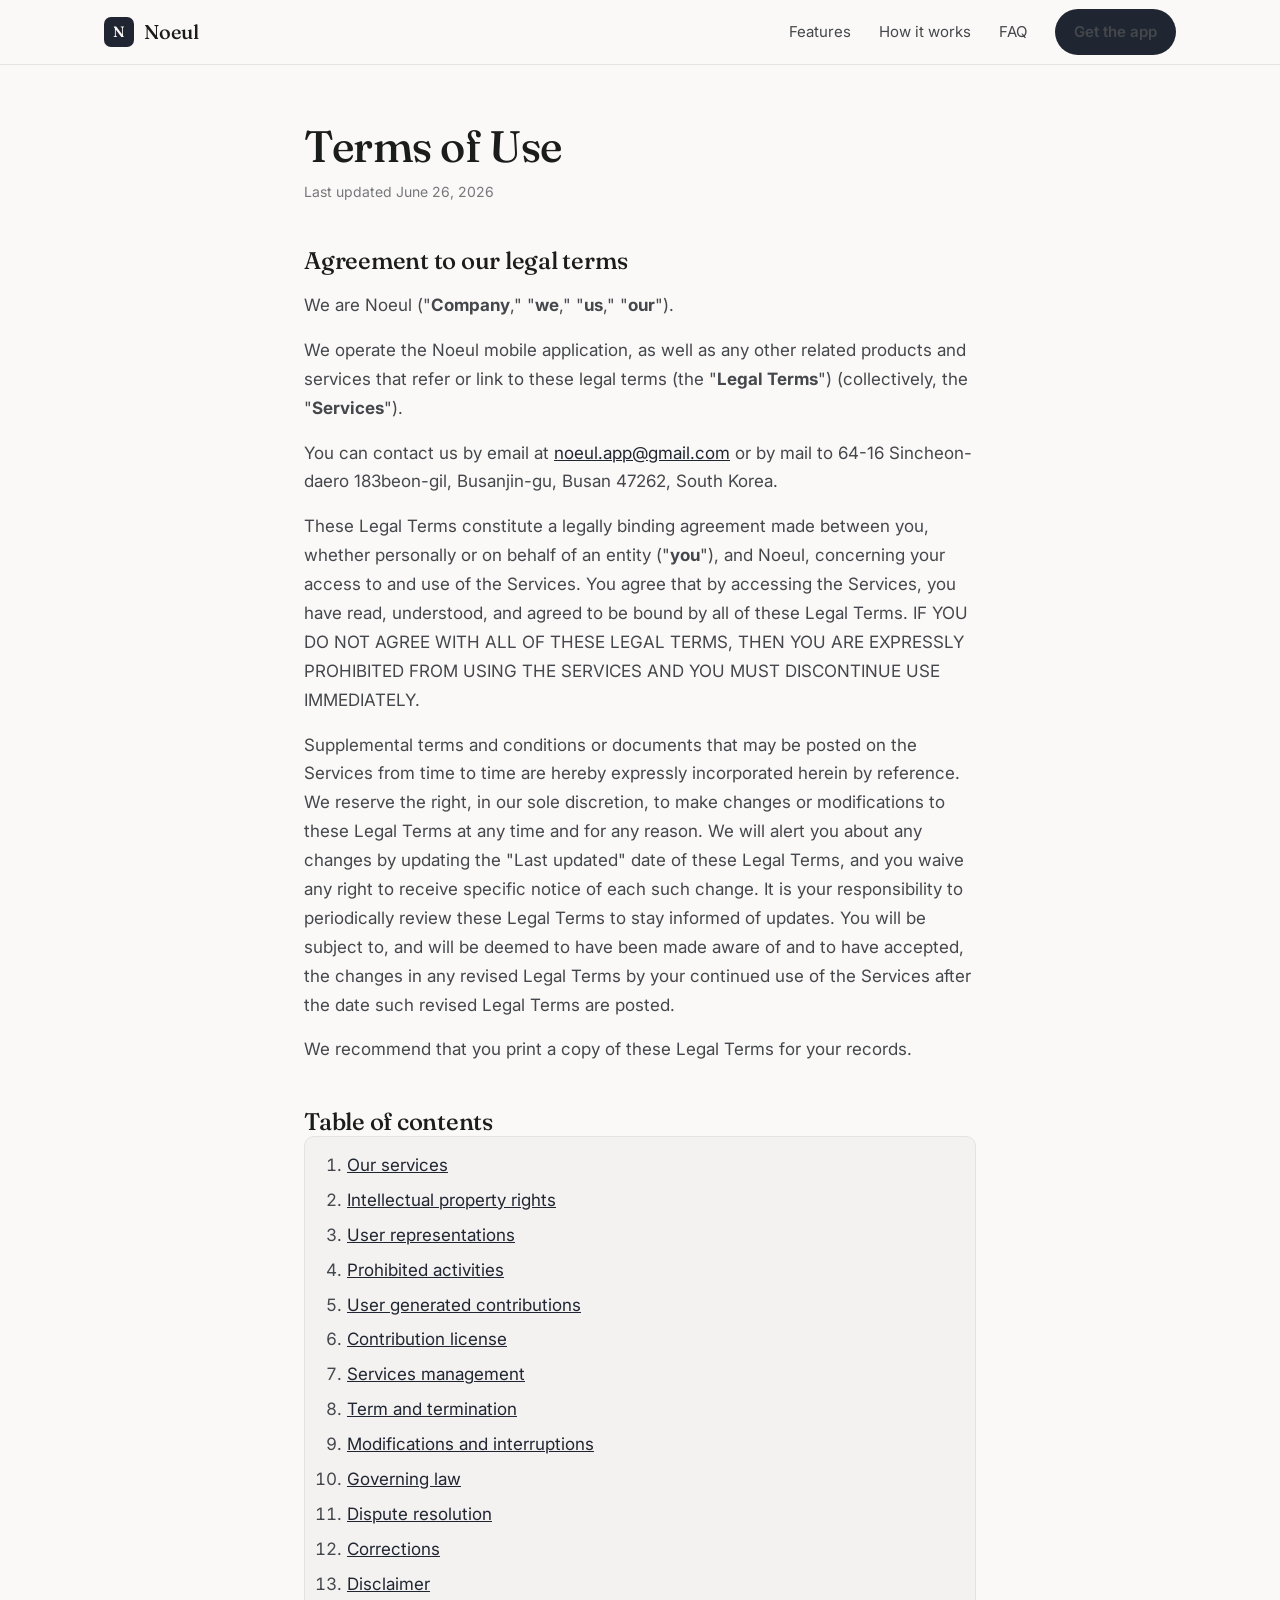
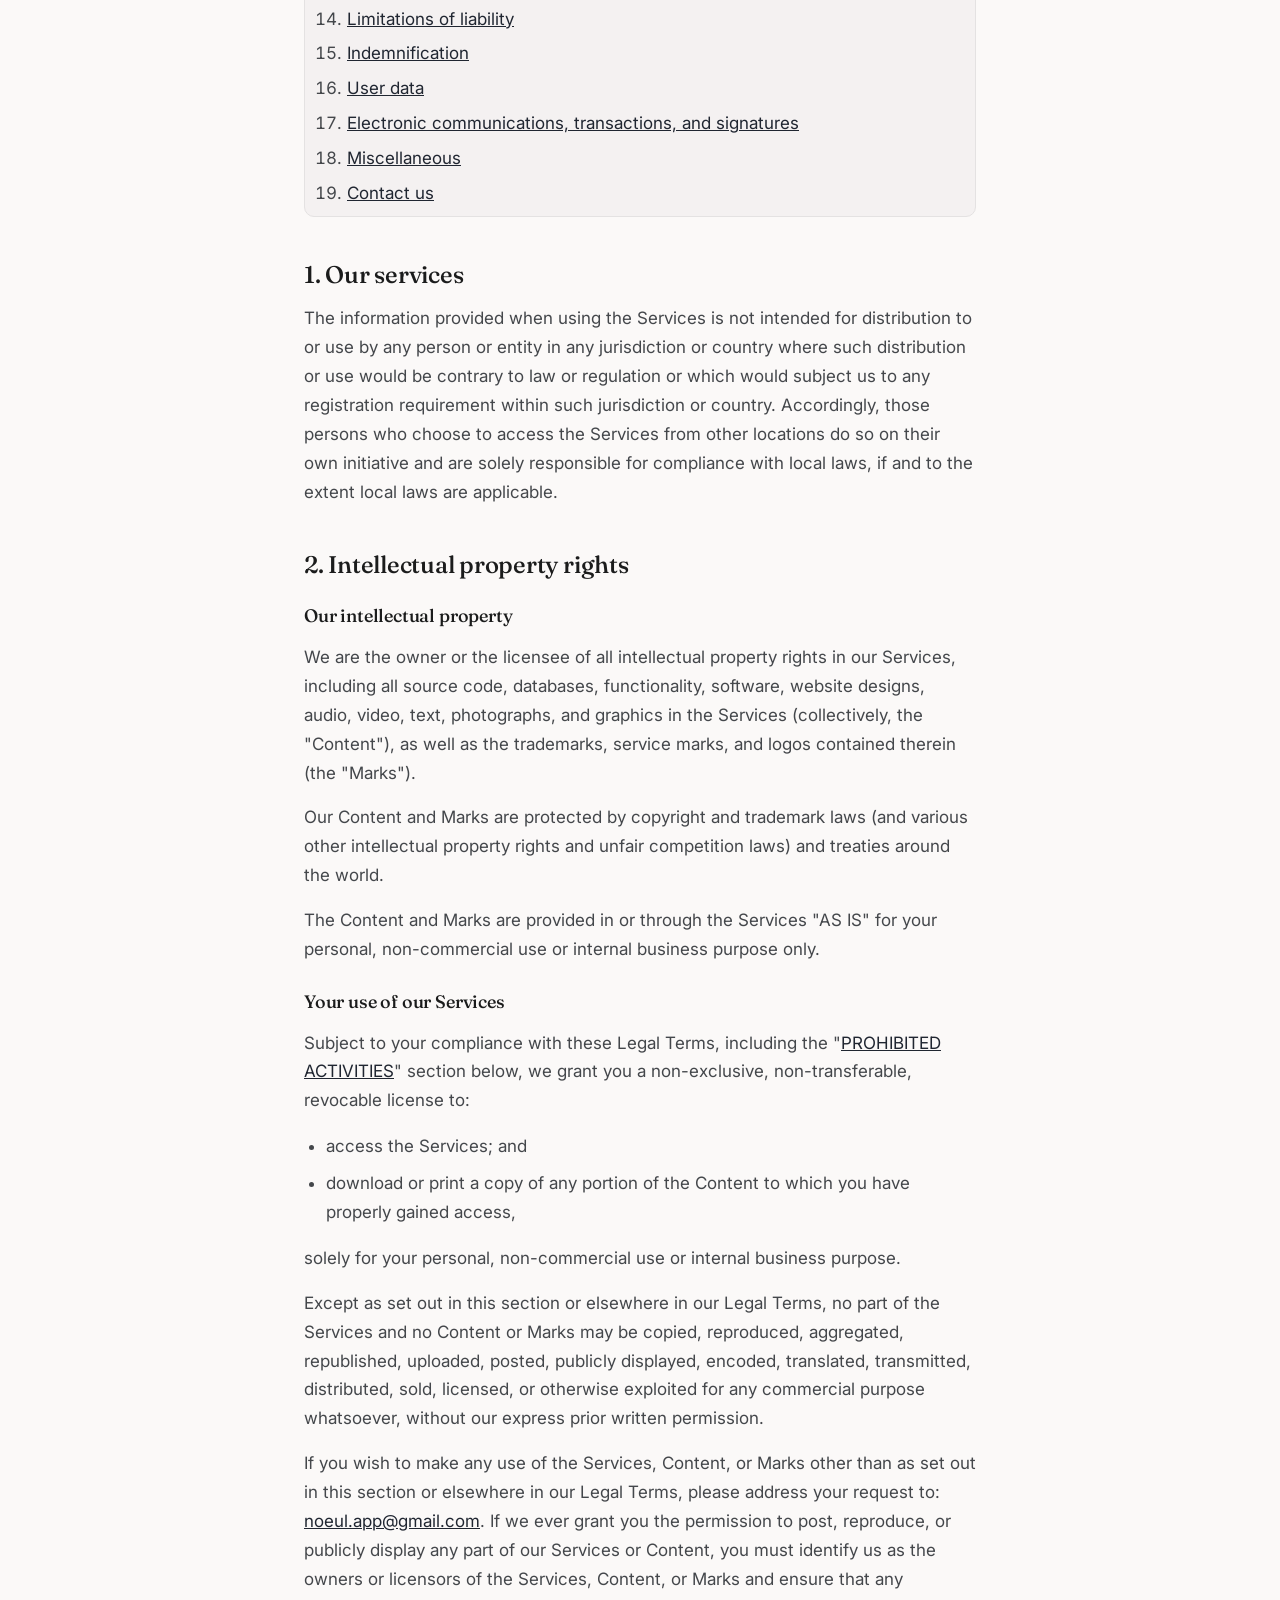
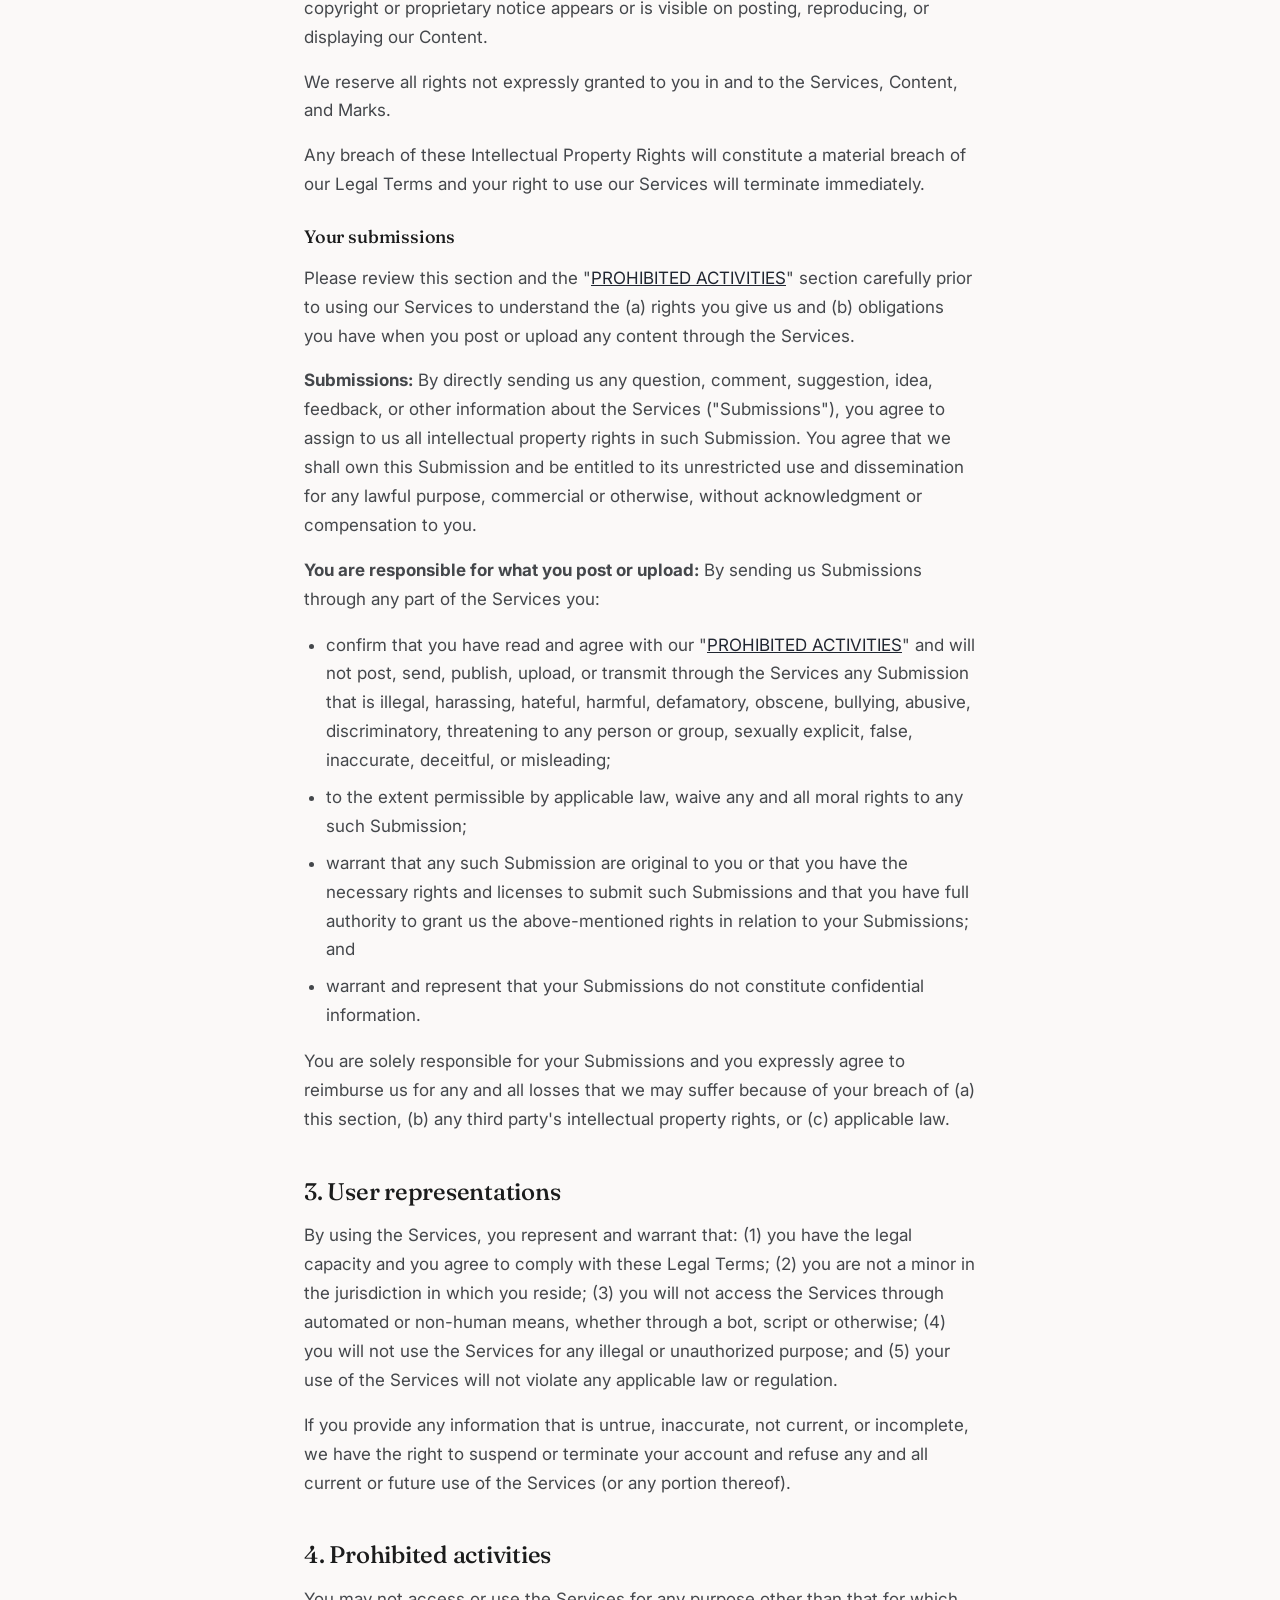
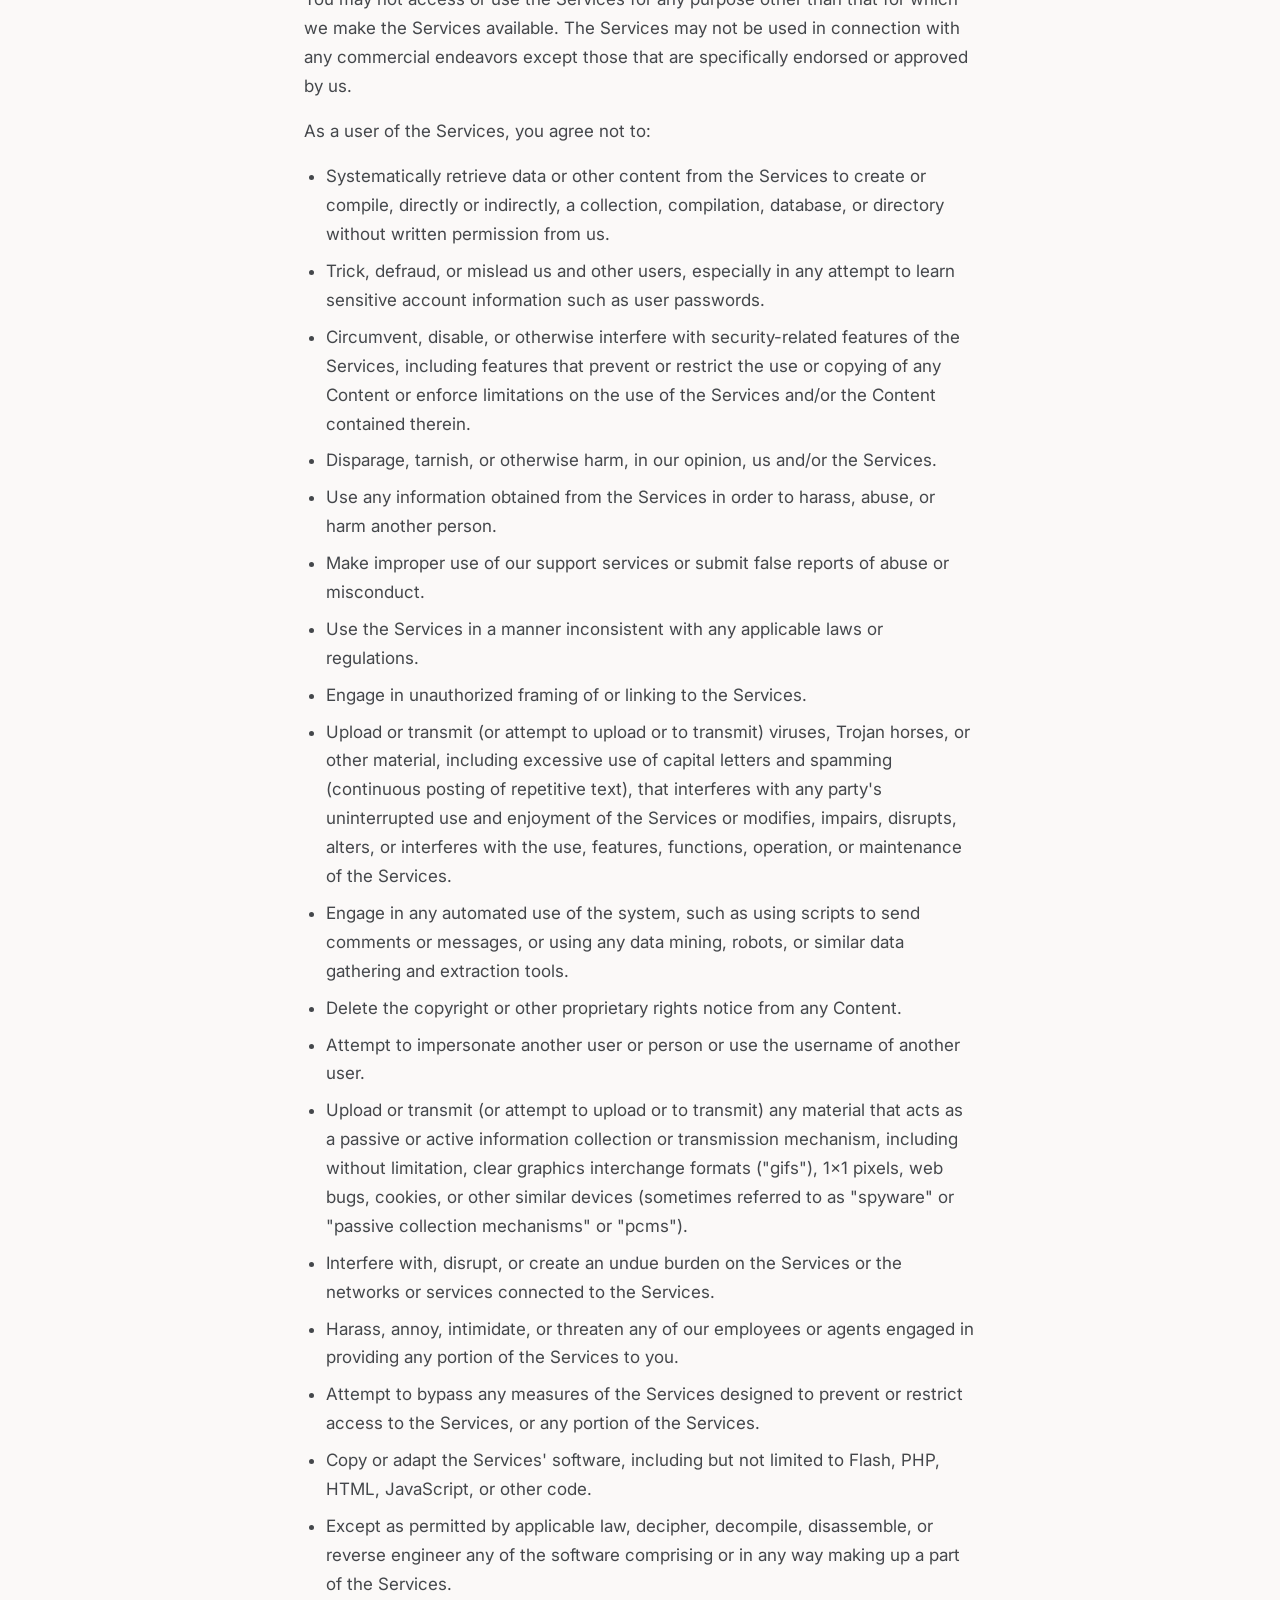
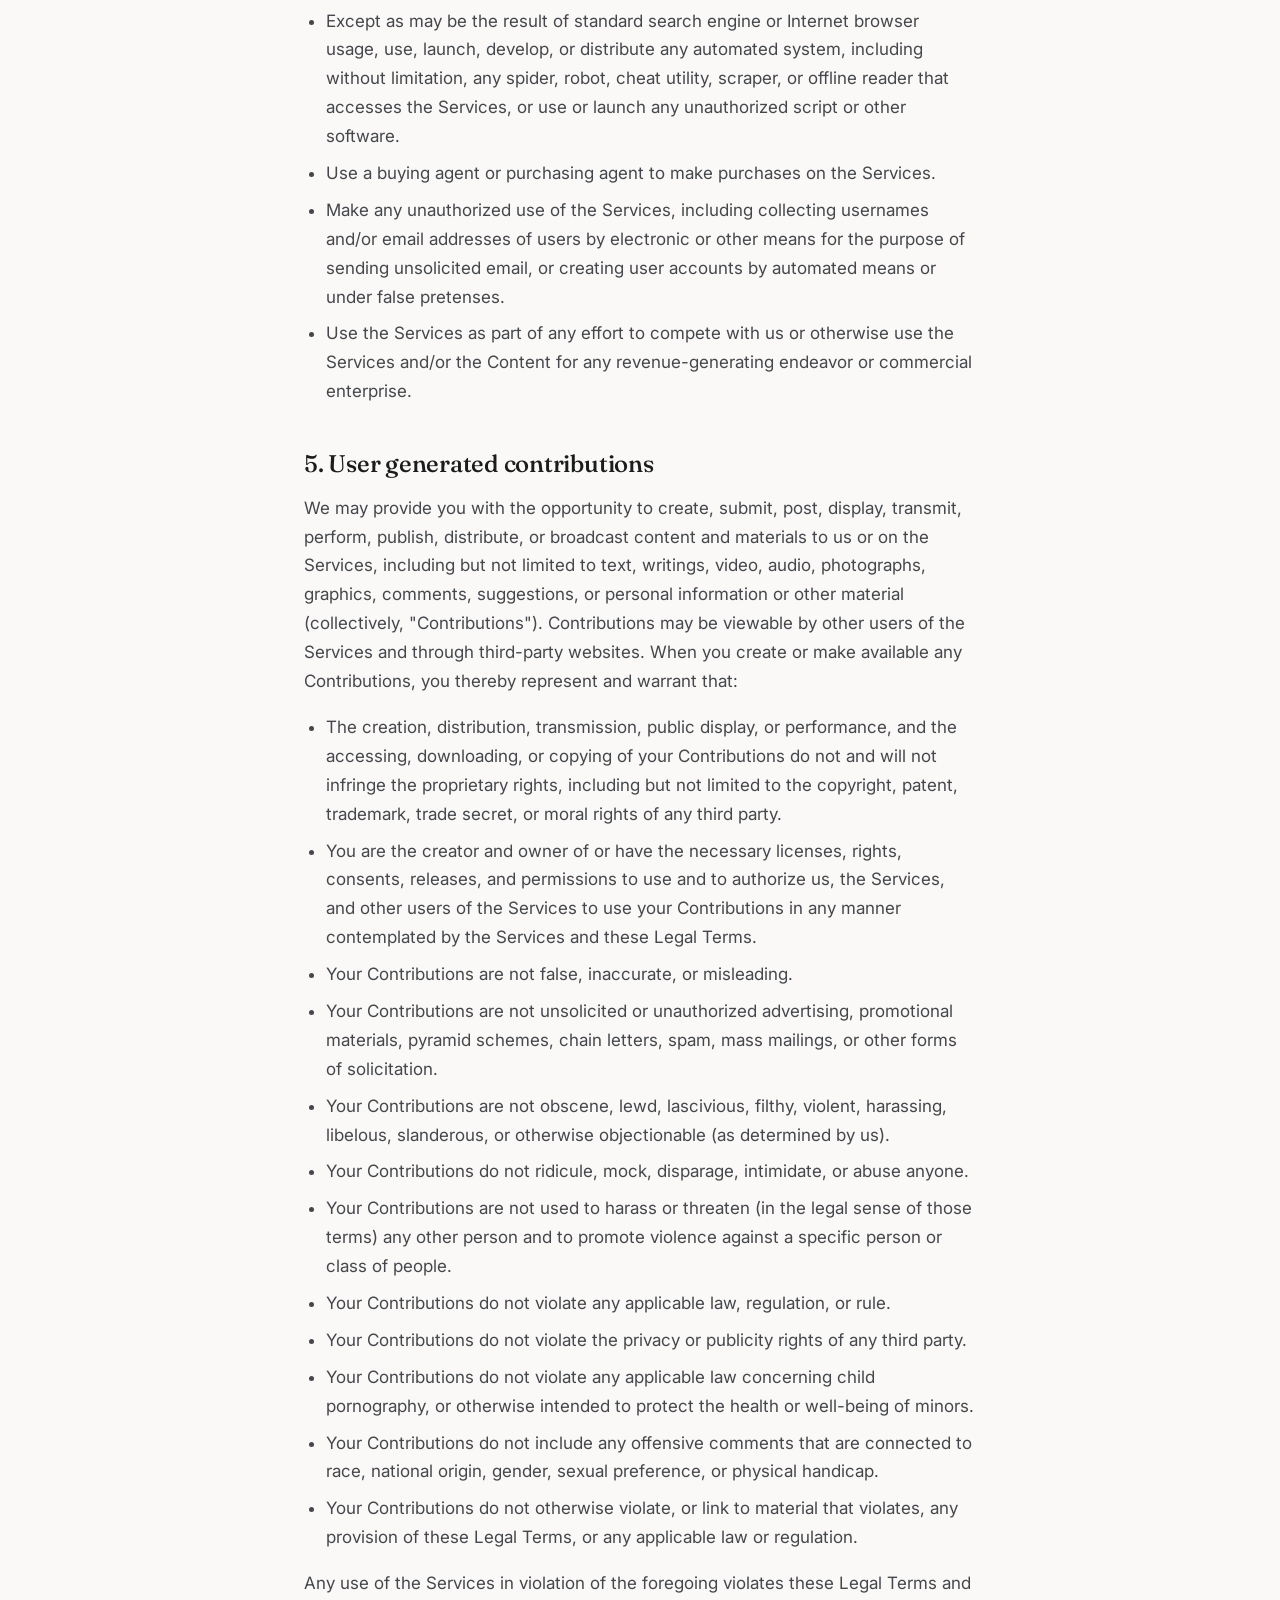
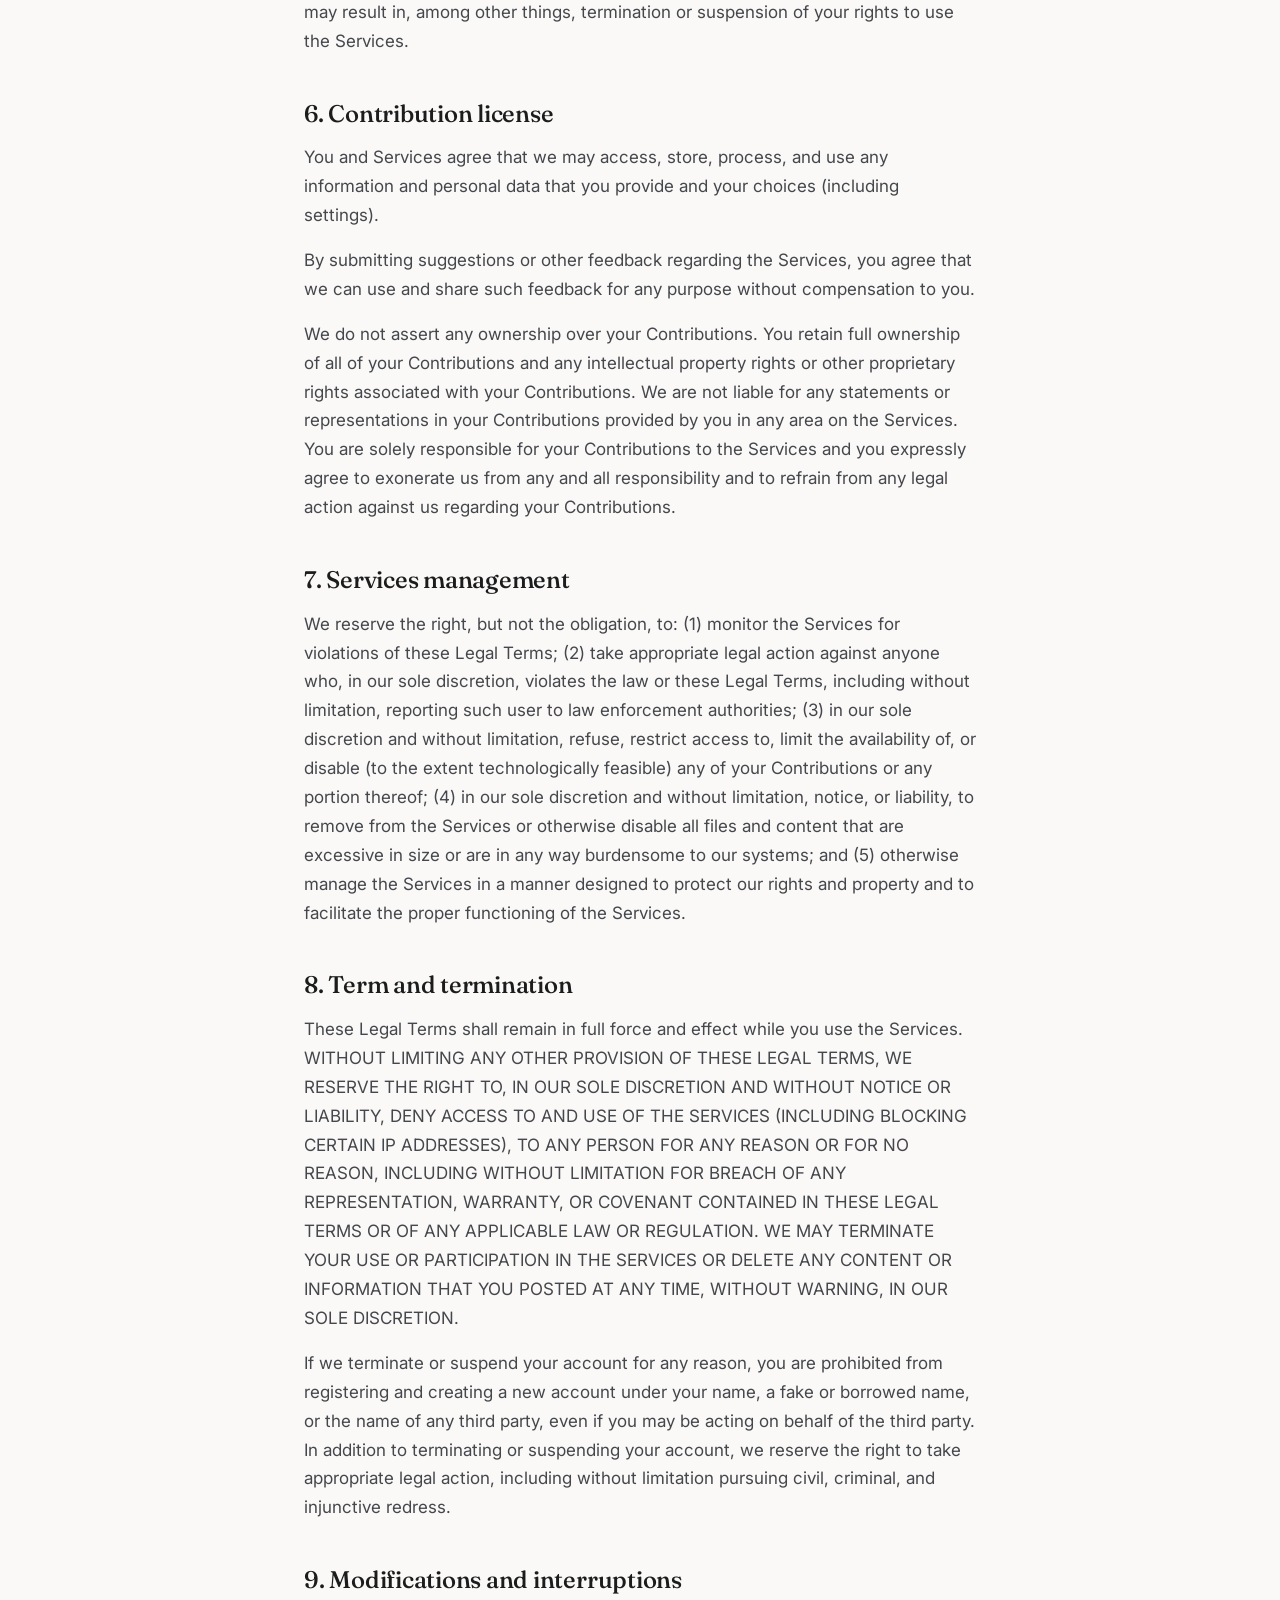
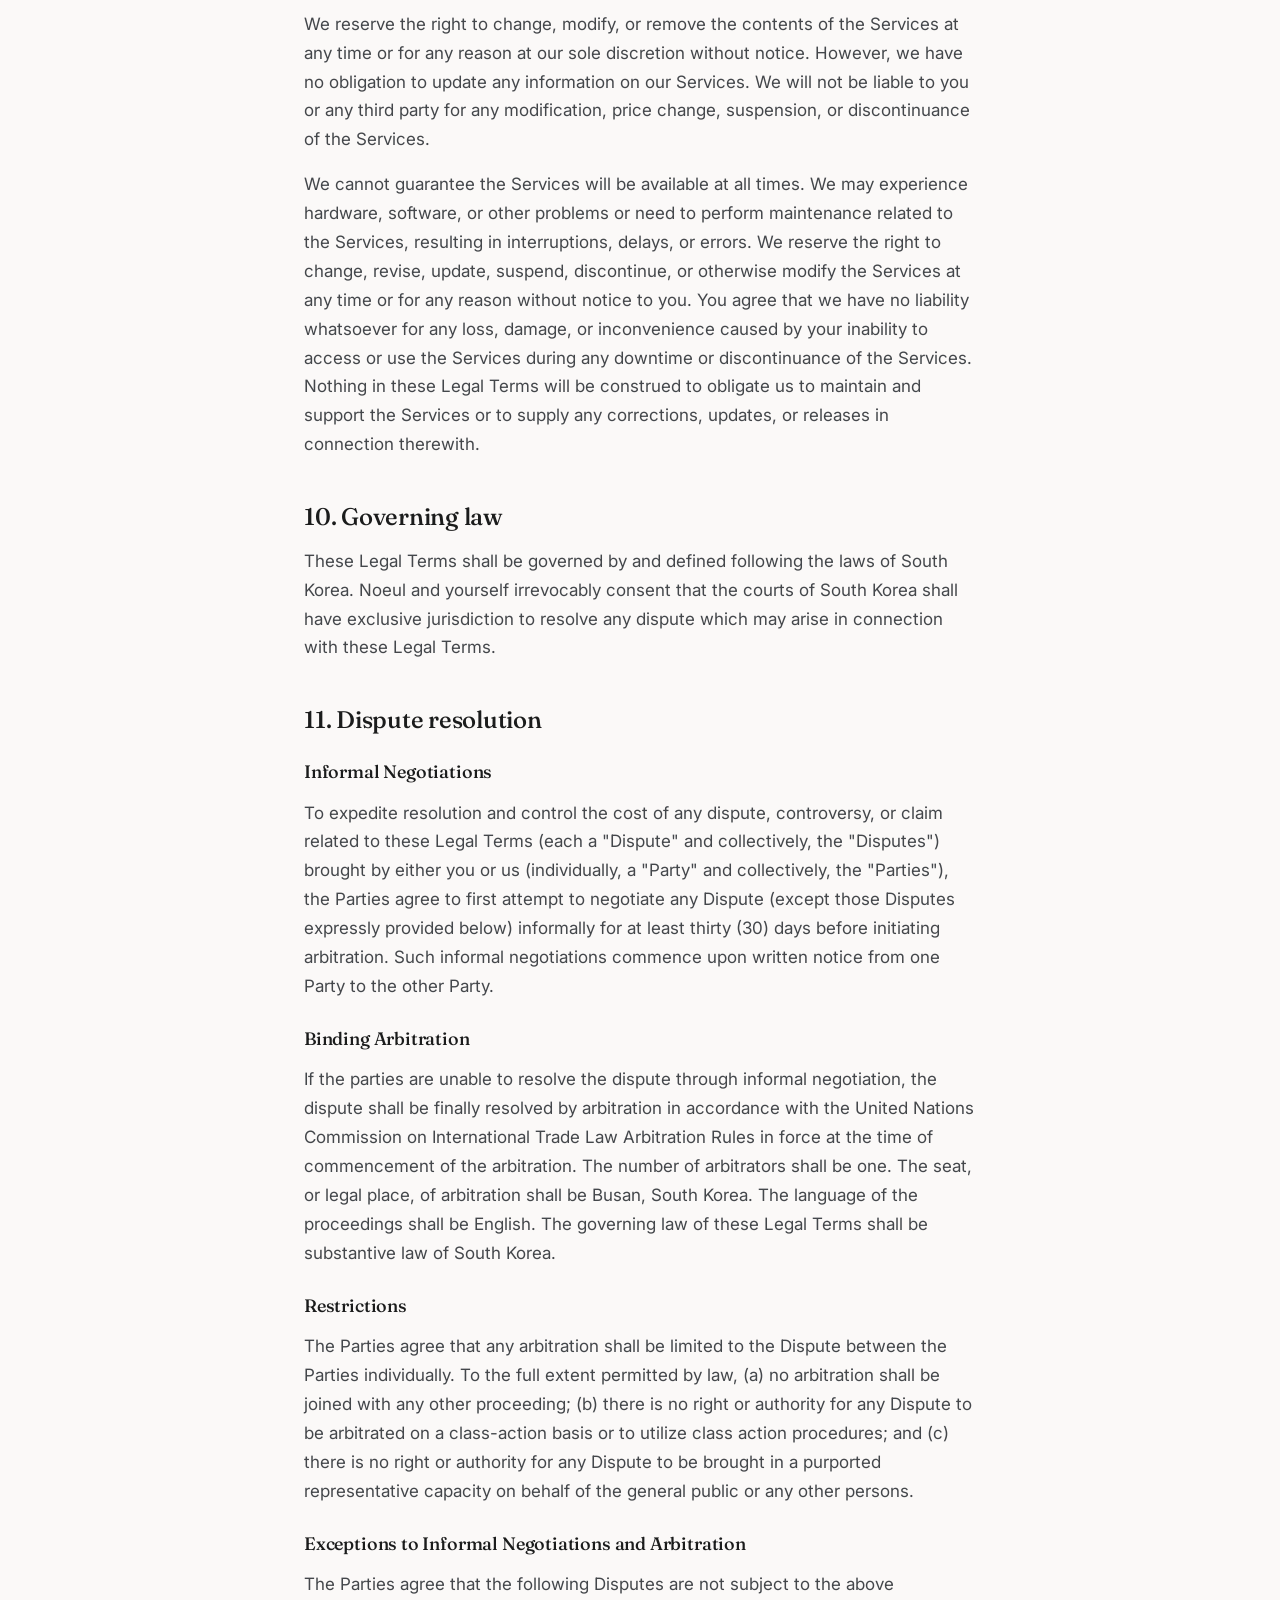
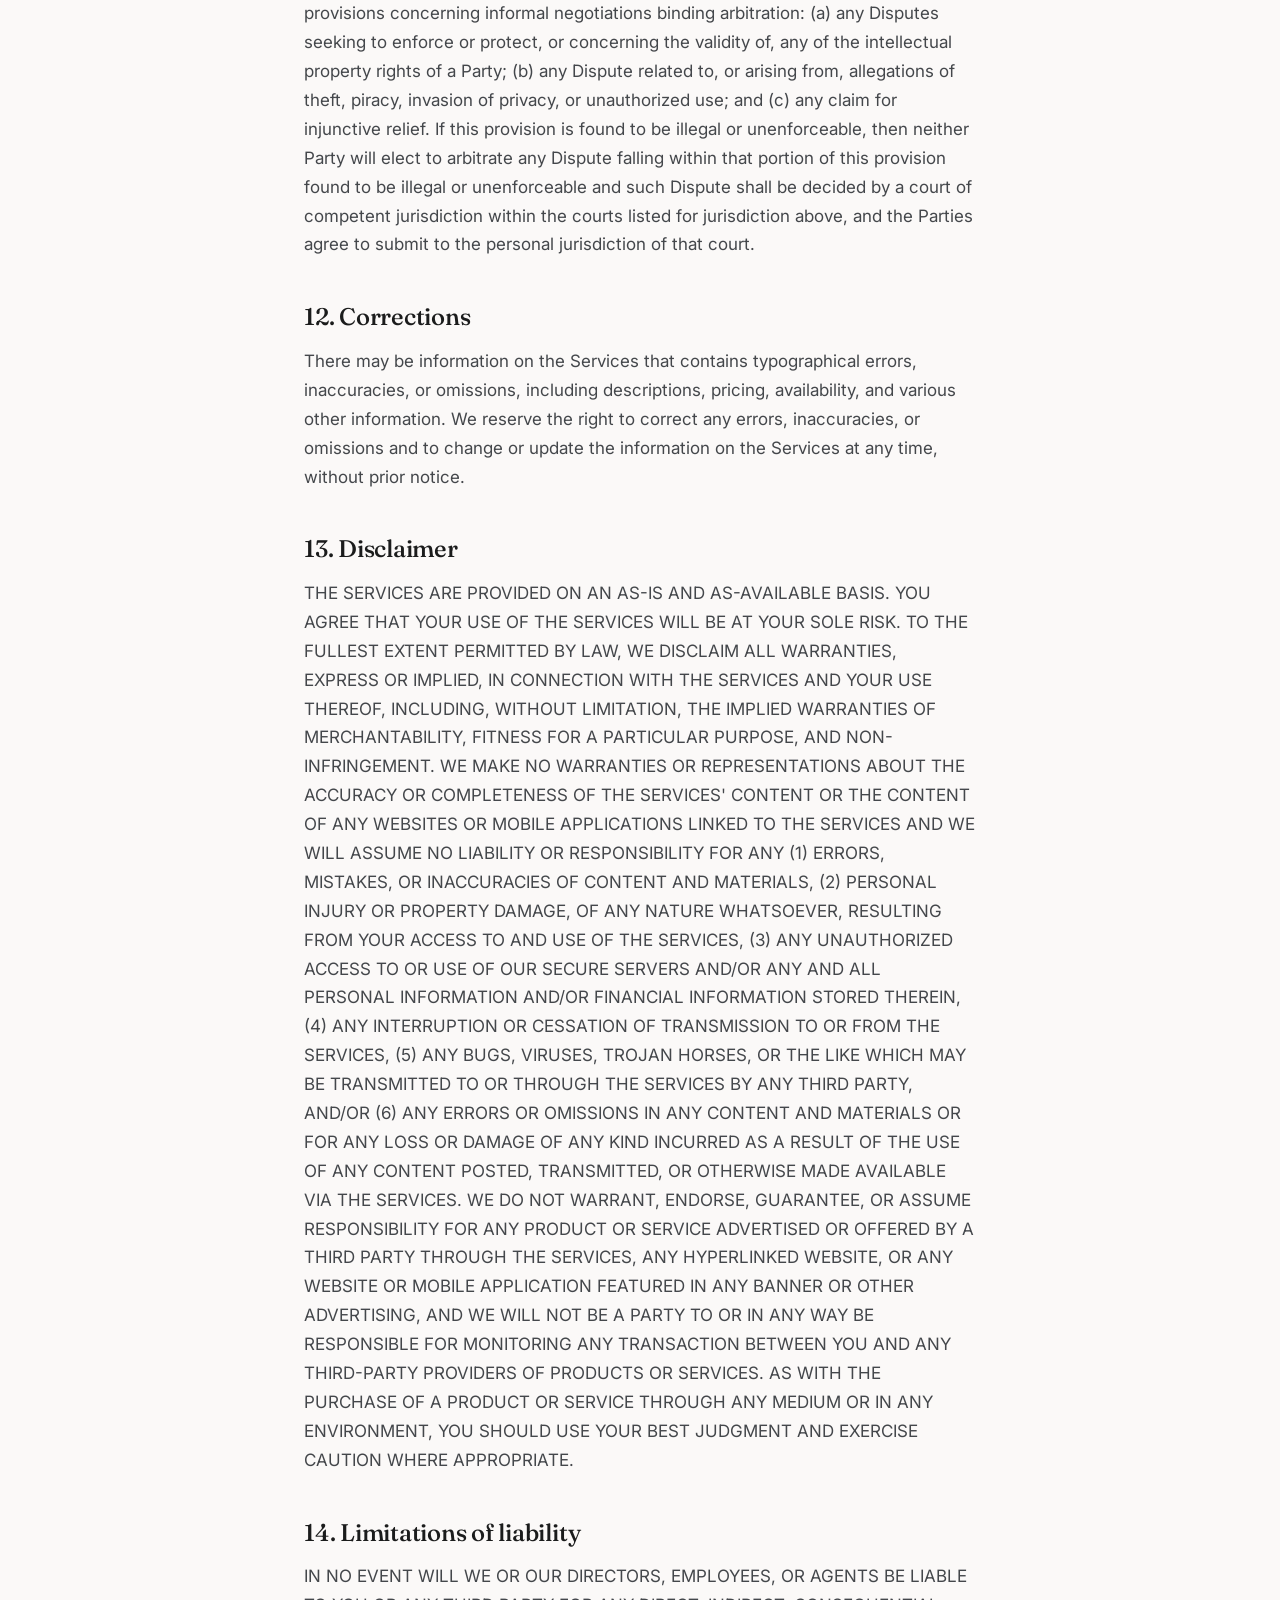
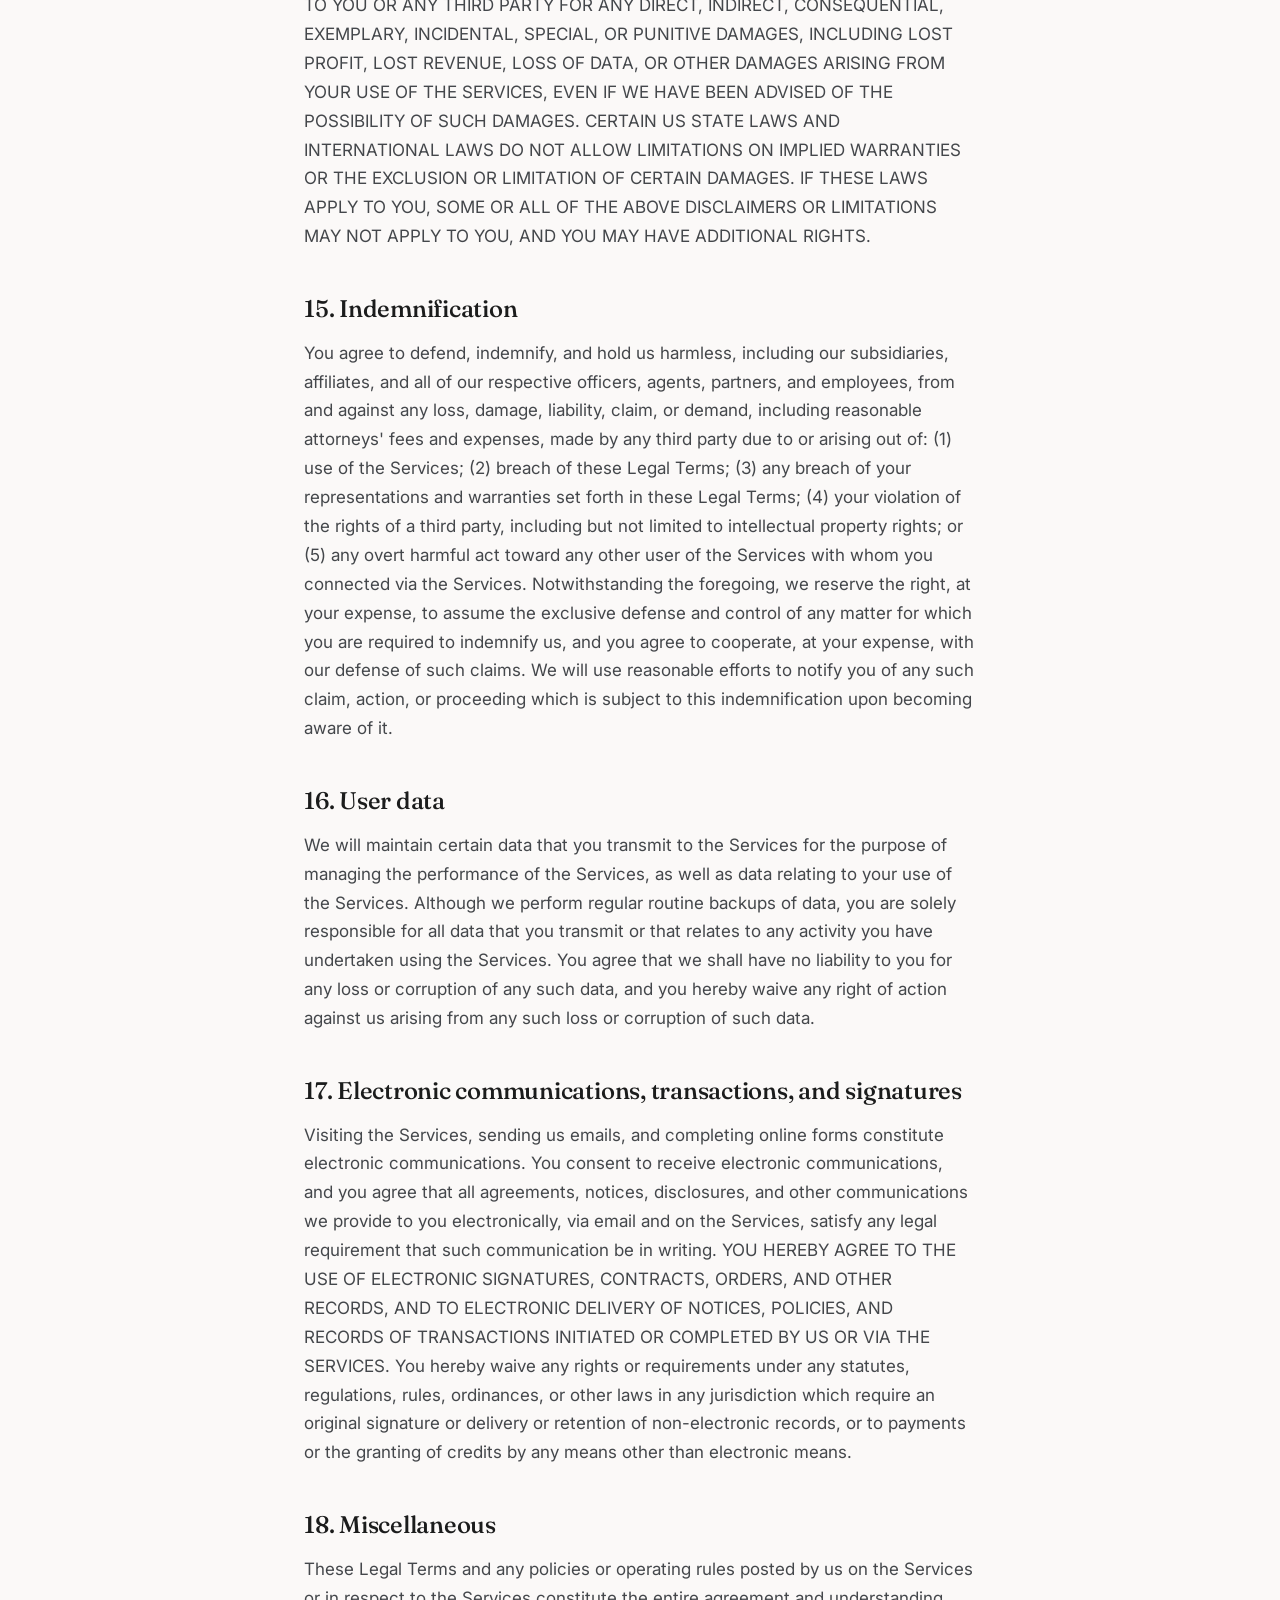
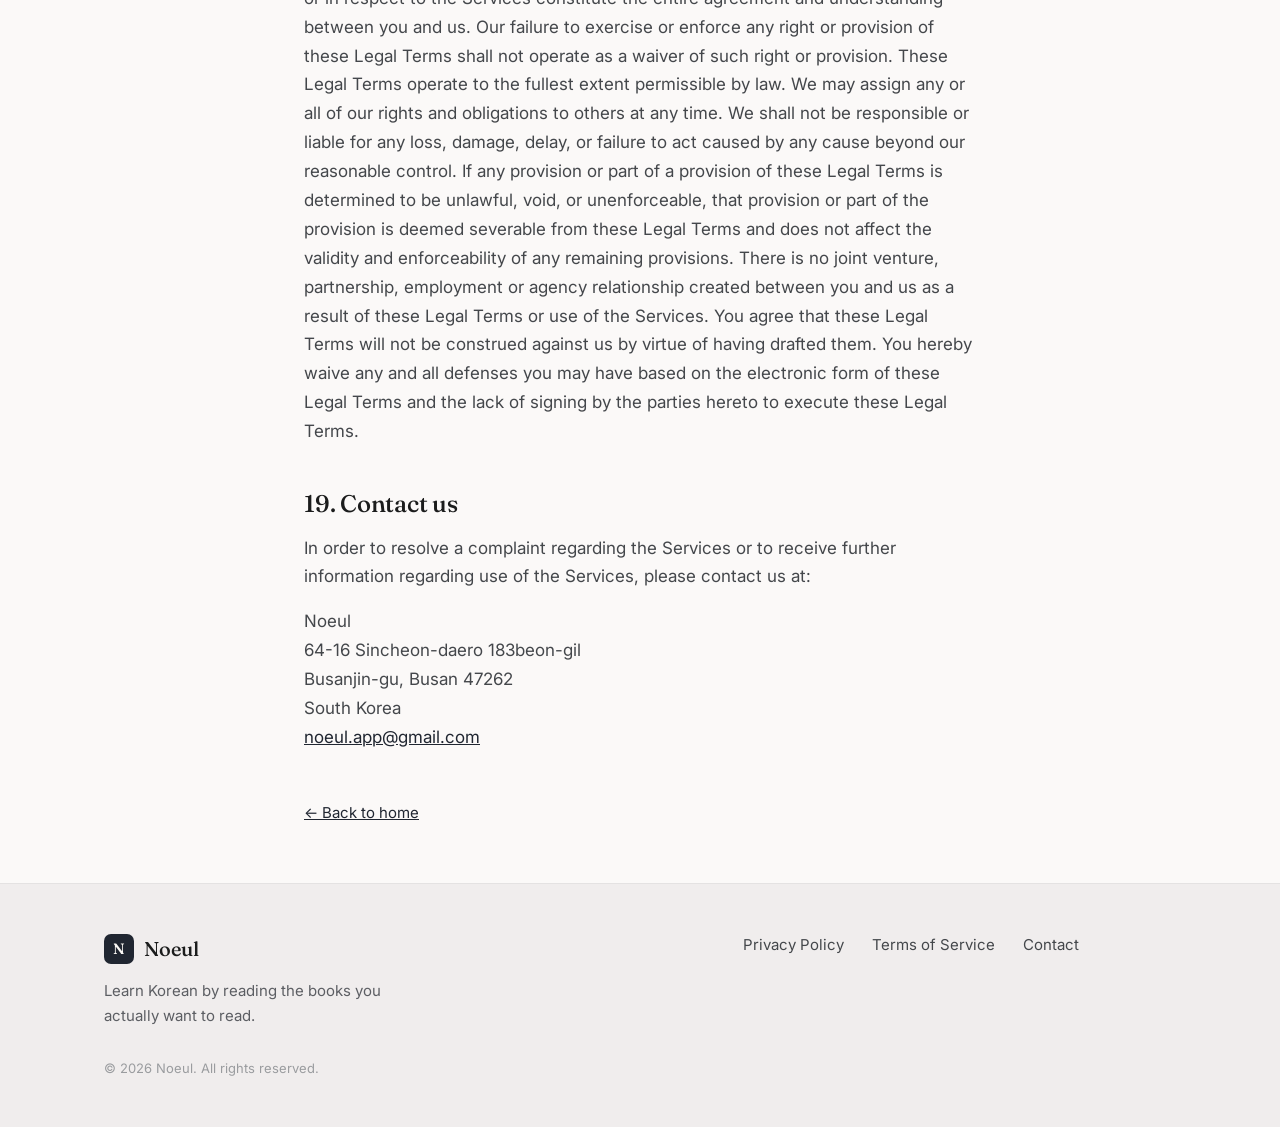
<file: terms.html>
<!DOCTYPE html>
<html lang="en">
<head>
  <meta charset="UTF-8" />
  <meta name="viewport" content="width=device-width, initial-scale=1" />
  <title>Terms of Use — Noeul</title>
  <meta name="description" content="Noeul terms of use." />
  <meta name="theme-color" content="#fbf9f8" />
  <link rel="icon" href="./favicon.svg" type="image/svg+xml" />
  <link rel="preconnect" href="https://fonts.googleapis.com" />
  <link rel="preconnect" href="https://fonts.gstatic.com" crossorigin />
  <link href="https://fonts.googleapis.com/css2?family=Fraunces:opsz,wght@9..144,400;9..144,500;9..144,600&family=Inter:wght@400;500;600;700&display=swap" rel="stylesheet" />
  <link rel="stylesheet" href="./css/styles.css" />
</head>
<body>
  <a class="skip-link" href="#main">Skip to content</a>

  <header class="site-header is-scrolled">
    <div class="container">
      <nav class="nav" aria-label="Primary">
        <a class="brand" href="./index.html" aria-label="Noeul home">
          <span class="brand__mark" aria-hidden="true">N</span>
          <span class="brand__word">Noeul</span>
        </a>
        <div class="nav__links">
          <a href="./index.html#features">Features</a>
          <a href="./index.html#how">How it works</a>
          <a href="./index.html#faq">FAQ</a>
          <a class="btn btn--primary btn--sm" href="./index.html#download">Get the app</a>
        </div>
      </nav>
    </div>
  </header>

  <main id="main">
    <article class="container legal">
      <h1>Terms of Use</h1>
      <p class="updated">Last updated June 26, 2026</p>

      <h2 id="agreement">Agreement to our legal terms</h2>
      <p>We are Noeul ("<strong>Company</strong>," "<strong>we</strong>," "<strong>us</strong>," "<strong>our</strong>").</p>
      <p>We operate the Noeul mobile application, as well as any other related products and services that refer or link to these legal terms (the "<strong>Legal Terms</strong>") (collectively, the "<strong>Services</strong>").</p>
      <p>You can contact us by email at <a href="mailto:noeul.app@gmail.com">noeul.app@gmail.com</a> or by mail to 64-16 Sincheon-daero 183beon-gil, Busanjin-gu, Busan 47262, South Korea.</p>
      <p>These Legal Terms constitute a legally binding agreement made between you, whether personally or on behalf of an entity ("<strong>you</strong>"), and Noeul, concerning your access to and use of the Services. You agree that by accessing the Services, you have read, understood, and agreed to be bound by all of these Legal Terms. IF YOU DO NOT AGREE WITH ALL OF THESE LEGAL TERMS, THEN YOU ARE EXPRESSLY PROHIBITED FROM USING THE SERVICES AND YOU MUST DISCONTINUE USE IMMEDIATELY.</p>
      <p>Supplemental terms and conditions or documents that may be posted on the Services from time to time are hereby expressly incorporated herein by reference. We reserve the right, in our sole discretion, to make changes or modifications to these Legal Terms at any time and for any reason. We will alert you about any changes by updating the "Last updated" date of these Legal Terms, and you waive any right to receive specific notice of each such change. It is your responsibility to periodically review these Legal Terms to stay informed of updates. You will be subject to, and will be deemed to have been made aware of and to have accepted, the changes in any revised Legal Terms by your continued use of the Services after the date such revised Legal Terms are posted.</p>
      <p>We recommend that you print a copy of these Legal Terms for your records.</p>

      <h2 id="toc">Table of contents</h2>
      <nav class="toc" aria-label="Table of contents">
        <ol>
          <li><a href="#services">Our services</a></li>
          <li><a href="#ip">Intellectual property rights</a></li>
          <li><a href="#userreps">User representations</a></li>
          <li><a href="#prohibited">Prohibited activities</a></li>
          <li><a href="#ugc">User generated contributions</a></li>
          <li><a href="#license">Contribution license</a></li>
          <li><a href="#sitemanage">Services management</a></li>
          <li><a href="#terms">Term and termination</a></li>
          <li><a href="#modifications">Modifications and interruptions</a></li>
          <li><a href="#law">Governing law</a></li>
          <li><a href="#disputes">Dispute resolution</a></li>
          <li><a href="#corrections">Corrections</a></li>
          <li><a href="#disclaimer">Disclaimer</a></li>
          <li><a href="#liability">Limitations of liability</a></li>
          <li><a href="#indemnification">Indemnification</a></li>
          <li><a href="#userdata">User data</a></li>
          <li><a href="#electronic">Electronic communications, transactions, and signatures</a></li>
          <li><a href="#misc">Miscellaneous</a></li>
          <li><a href="#contact">Contact us</a></li>
        </ol>
      </nav>

      <h2 id="services">1. Our services</h2>
      <p>The information provided when using the Services is not intended for distribution to or use by any person or entity in any jurisdiction or country where such distribution or use would be contrary to law or regulation or which would subject us to any registration requirement within such jurisdiction or country. Accordingly, those persons who choose to access the Services from other locations do so on their own initiative and are solely responsible for compliance with local laws, if and to the extent local laws are applicable.</p>

      <h2 id="ip">2. Intellectual property rights</h2>
      <h3>Our intellectual property</h3>
      <p>We are the owner or the licensee of all intellectual property rights in our Services, including all source code, databases, functionality, software, website designs, audio, video, text, photographs, and graphics in the Services (collectively, the "Content"), as well as the trademarks, service marks, and logos contained therein (the "Marks").</p>
      <p>Our Content and Marks are protected by copyright and trademark laws (and various other intellectual property rights and unfair competition laws) and treaties around the world.</p>
      <p>The Content and Marks are provided in or through the Services "AS IS" for your personal, non-commercial use or internal business purpose only.</p>
      <h3>Your use of our Services</h3>
      <p>Subject to your compliance with these Legal Terms, including the "<a href="#prohibited">PROHIBITED ACTIVITIES</a>" section below, we grant you a non-exclusive, non-transferable, revocable license to:</p>
      <ul>
        <li>access the Services; and</li>
        <li>download or print a copy of any portion of the Content to which you have properly gained access,</li>
      </ul>
      <p>solely for your personal, non-commercial use or internal business purpose.</p>
      <p>Except as set out in this section or elsewhere in our Legal Terms, no part of the Services and no Content or Marks may be copied, reproduced, aggregated, republished, uploaded, posted, publicly displayed, encoded, translated, transmitted, distributed, sold, licensed, or otherwise exploited for any commercial purpose whatsoever, without our express prior written permission.</p>
      <p>If you wish to make any use of the Services, Content, or Marks other than as set out in this section or elsewhere in our Legal Terms, please address your request to: <a href="mailto:noeul.app@gmail.com">noeul.app@gmail.com</a>. If we ever grant you the permission to post, reproduce, or publicly display any part of our Services or Content, you must identify us as the owners or licensors of the Services, Content, or Marks and ensure that any copyright or proprietary notice appears or is visible on posting, reproducing, or displaying our Content.</p>
      <p>We reserve all rights not expressly granted to you in and to the Services, Content, and Marks.</p>
      <p>Any breach of these Intellectual Property Rights will constitute a material breach of our Legal Terms and your right to use our Services will terminate immediately.</p>
      <h3>Your submissions</h3>
      <p>Please review this section and the "<a href="#prohibited">PROHIBITED ACTIVITIES</a>" section carefully prior to using our Services to understand the (a) rights you give us and (b) obligations you have when you post or upload any content through the Services.</p>
      <p><strong>Submissions:</strong> By directly sending us any question, comment, suggestion, idea, feedback, or other information about the Services ("Submissions"), you agree to assign to us all intellectual property rights in such Submission. You agree that we shall own this Submission and be entitled to its unrestricted use and dissemination for any lawful purpose, commercial or otherwise, without acknowledgment or compensation to you.</p>
      <p><strong>You are responsible for what you post or upload:</strong> By sending us Submissions through any part of the Services you:</p>
      <ul>
        <li>confirm that you have read and agree with our "<a href="#prohibited">PROHIBITED ACTIVITIES</a>" and will not post, send, publish, upload, or transmit through the Services any Submission that is illegal, harassing, hateful, harmful, defamatory, obscene, bullying, abusive, discriminatory, threatening to any person or group, sexually explicit, false, inaccurate, deceitful, or misleading;</li>
        <li>to the extent permissible by applicable law, waive any and all moral rights to any such Submission;</li>
        <li>warrant that any such Submission are original to you or that you have the necessary rights and licenses to submit such Submissions and that you have full authority to grant us the above-mentioned rights in relation to your Submissions; and</li>
        <li>warrant and represent that your Submissions do not constitute confidential information.</li>
      </ul>
      <p>You are solely responsible for your Submissions and you expressly agree to reimburse us for any and all losses that we may suffer because of your breach of (a) this section, (b) any third party's intellectual property rights, or (c) applicable law.</p>

      <h2 id="userreps">3. User representations</h2>
      <p>By using the Services, you represent and warrant that: (1) you have the legal capacity and you agree to comply with these Legal Terms; (2) you are not a minor in the jurisdiction in which you reside; (3) you will not access the Services through automated or non-human means, whether through a bot, script or otherwise; (4) you will not use the Services for any illegal or unauthorized purpose; and (5) your use of the Services will not violate any applicable law or regulation.</p>
      <p>If you provide any information that is untrue, inaccurate, not current, or incomplete, we have the right to suspend or terminate your account and refuse any and all current or future use of the Services (or any portion thereof).</p>

      <h2 id="prohibited">4. Prohibited activities</h2>
      <p>You may not access or use the Services for any purpose other than that for which we make the Services available. The Services may not be used in connection with any commercial endeavors except those that are specifically endorsed or approved by us.</p>
      <p>As a user of the Services, you agree not to:</p>
      <ul>
        <li>Systematically retrieve data or other content from the Services to create or compile, directly or indirectly, a collection, compilation, database, or directory without written permission from us.</li>
        <li>Trick, defraud, or mislead us and other users, especially in any attempt to learn sensitive account information such as user passwords.</li>
        <li>Circumvent, disable, or otherwise interfere with security-related features of the Services, including features that prevent or restrict the use or copying of any Content or enforce limitations on the use of the Services and/or the Content contained therein.</li>
        <li>Disparage, tarnish, or otherwise harm, in our opinion, us and/or the Services.</li>
        <li>Use any information obtained from the Services in order to harass, abuse, or harm another person.</li>
        <li>Make improper use of our support services or submit false reports of abuse or misconduct.</li>
        <li>Use the Services in a manner inconsistent with any applicable laws or regulations.</li>
        <li>Engage in unauthorized framing of or linking to the Services.</li>
        <li>Upload or transmit (or attempt to upload or to transmit) viruses, Trojan horses, or other material, including excessive use of capital letters and spamming (continuous posting of repetitive text), that interferes with any party's uninterrupted use and enjoyment of the Services or modifies, impairs, disrupts, alters, or interferes with the use, features, functions, operation, or maintenance of the Services.</li>
        <li>Engage in any automated use of the system, such as using scripts to send comments or messages, or using any data mining, robots, or similar data gathering and extraction tools.</li>
        <li>Delete the copyright or other proprietary rights notice from any Content.</li>
        <li>Attempt to impersonate another user or person or use the username of another user.</li>
        <li>Upload or transmit (or attempt to upload or to transmit) any material that acts as a passive or active information collection or transmission mechanism, including without limitation, clear graphics interchange formats ("gifs"), 1×1 pixels, web bugs, cookies, or other similar devices (sometimes referred to as "spyware" or "passive collection mechanisms" or "pcms").</li>
        <li>Interfere with, disrupt, or create an undue burden on the Services or the networks or services connected to the Services.</li>
        <li>Harass, annoy, intimidate, or threaten any of our employees or agents engaged in providing any portion of the Services to you.</li>
        <li>Attempt to bypass any measures of the Services designed to prevent or restrict access to the Services, or any portion of the Services.</li>
        <li>Copy or adapt the Services' software, including but not limited to Flash, PHP, HTML, JavaScript, or other code.</li>
        <li>Except as permitted by applicable law, decipher, decompile, disassemble, or reverse engineer any of the software comprising or in any way making up a part of the Services.</li>
        <li>Except as may be the result of standard search engine or Internet browser usage, use, launch, develop, or distribute any automated system, including without limitation, any spider, robot, cheat utility, scraper, or offline reader that accesses the Services, or use or launch any unauthorized script or other software.</li>
        <li>Use a buying agent or purchasing agent to make purchases on the Services.</li>
        <li>Make any unauthorized use of the Services, including collecting usernames and/or email addresses of users by electronic or other means for the purpose of sending unsolicited email, or creating user accounts by automated means or under false pretenses.</li>
        <li>Use the Services as part of any effort to compete with us or otherwise use the Services and/or the Content for any revenue-generating endeavor or commercial enterprise.</li>
      </ul>

      <h2 id="ugc">5. User generated contributions</h2>
      <p>We may provide you with the opportunity to create, submit, post, display, transmit, perform, publish, distribute, or broadcast content and materials to us or on the Services, including but not limited to text, writings, video, audio, photographs, graphics, comments, suggestions, or personal information or other material (collectively, "Contributions"). Contributions may be viewable by other users of the Services and through third-party websites. When you create or make available any Contributions, you thereby represent and warrant that:</p>
      <ul>
        <li>The creation, distribution, transmission, public display, or performance, and the accessing, downloading, or copying of your Contributions do not and will not infringe the proprietary rights, including but not limited to the copyright, patent, trademark, trade secret, or moral rights of any third party.</li>
        <li>You are the creator and owner of or have the necessary licenses, rights, consents, releases, and permissions to use and to authorize us, the Services, and other users of the Services to use your Contributions in any manner contemplated by the Services and these Legal Terms.</li>
        <li>Your Contributions are not false, inaccurate, or misleading.</li>
        <li>Your Contributions are not unsolicited or unauthorized advertising, promotional materials, pyramid schemes, chain letters, spam, mass mailings, or other forms of solicitation.</li>
        <li>Your Contributions are not obscene, lewd, lascivious, filthy, violent, harassing, libelous, slanderous, or otherwise objectionable (as determined by us).</li>
        <li>Your Contributions do not ridicule, mock, disparage, intimidate, or abuse anyone.</li>
        <li>Your Contributions are not used to harass or threaten (in the legal sense of those terms) any other person and to promote violence against a specific person or class of people.</li>
        <li>Your Contributions do not violate any applicable law, regulation, or rule.</li>
        <li>Your Contributions do not violate the privacy or publicity rights of any third party.</li>
        <li>Your Contributions do not violate any applicable law concerning child pornography, or otherwise intended to protect the health or well-being of minors.</li>
        <li>Your Contributions do not include any offensive comments that are connected to race, national origin, gender, sexual preference, or physical handicap.</li>
        <li>Your Contributions do not otherwise violate, or link to material that violates, any provision of these Legal Terms, or any applicable law or regulation.</li>
      </ul>
      <p>Any use of the Services in violation of the foregoing violates these Legal Terms and may result in, among other things, termination or suspension of your rights to use the Services.</p>

      <h2 id="license">6. Contribution license</h2>
      <p>You and Services agree that we may access, store, process, and use any information and personal data that you provide and your choices (including settings).</p>
      <p>By submitting suggestions or other feedback regarding the Services, you agree that we can use and share such feedback for any purpose without compensation to you.</p>
      <p>We do not assert any ownership over your Contributions. You retain full ownership of all of your Contributions and any intellectual property rights or other proprietary rights associated with your Contributions. We are not liable for any statements or representations in your Contributions provided by you in any area on the Services. You are solely responsible for your Contributions to the Services and you expressly agree to exonerate us from any and all responsibility and to refrain from any legal action against us regarding your Contributions.</p>

      <h2 id="sitemanage">7. Services management</h2>
      <p>We reserve the right, but not the obligation, to: (1) monitor the Services for violations of these Legal Terms; (2) take appropriate legal action against anyone who, in our sole discretion, violates the law or these Legal Terms, including without limitation, reporting such user to law enforcement authorities; (3) in our sole discretion and without limitation, refuse, restrict access to, limit the availability of, or disable (to the extent technologically feasible) any of your Contributions or any portion thereof; (4) in our sole discretion and without limitation, notice, or liability, to remove from the Services or otherwise disable all files and content that are excessive in size or are in any way burdensome to our systems; and (5) otherwise manage the Services in a manner designed to protect our rights and property and to facilitate the proper functioning of the Services.</p>

      <h2 id="terms">8. Term and termination</h2>
      <p>These Legal Terms shall remain in full force and effect while you use the Services. WITHOUT LIMITING ANY OTHER PROVISION OF THESE LEGAL TERMS, WE RESERVE THE RIGHT TO, IN OUR SOLE DISCRETION AND WITHOUT NOTICE OR LIABILITY, DENY ACCESS TO AND USE OF THE SERVICES (INCLUDING BLOCKING CERTAIN IP ADDRESSES), TO ANY PERSON FOR ANY REASON OR FOR NO REASON, INCLUDING WITHOUT LIMITATION FOR BREACH OF ANY REPRESENTATION, WARRANTY, OR COVENANT CONTAINED IN THESE LEGAL TERMS OR OF ANY APPLICABLE LAW OR REGULATION. WE MAY TERMINATE YOUR USE OR PARTICIPATION IN THE SERVICES OR DELETE ANY CONTENT OR INFORMATION THAT YOU POSTED AT ANY TIME, WITHOUT WARNING, IN OUR SOLE DISCRETION.</p>
      <p>If we terminate or suspend your account for any reason, you are prohibited from registering and creating a new account under your name, a fake or borrowed name, or the name of any third party, even if you may be acting on behalf of the third party. In addition to terminating or suspending your account, we reserve the right to take appropriate legal action, including without limitation pursuing civil, criminal, and injunctive redress.</p>

      <h2 id="modifications">9. Modifications and interruptions</h2>
      <p>We reserve the right to change, modify, or remove the contents of the Services at any time or for any reason at our sole discretion without notice. However, we have no obligation to update any information on our Services. We will not be liable to you or any third party for any modification, price change, suspension, or discontinuance of the Services.</p>
      <p>We cannot guarantee the Services will be available at all times. We may experience hardware, software, or other problems or need to perform maintenance related to the Services, resulting in interruptions, delays, or errors. We reserve the right to change, revise, update, suspend, discontinue, or otherwise modify the Services at any time or for any reason without notice to you. You agree that we have no liability whatsoever for any loss, damage, or inconvenience caused by your inability to access or use the Services during any downtime or discontinuance of the Services. Nothing in these Legal Terms will be construed to obligate us to maintain and support the Services or to supply any corrections, updates, or releases in connection therewith.</p>

      <h2 id="law">10. Governing law</h2>
      <p>These Legal Terms shall be governed by and defined following the laws of South Korea. Noeul and yourself irrevocably consent that the courts of South Korea shall have exclusive jurisdiction to resolve any dispute which may arise in connection with these Legal Terms.</p>

      <h2 id="disputes">11. Dispute resolution</h2>
      <h3>Informal Negotiations</h3>
      <p>To expedite resolution and control the cost of any dispute, controversy, or claim related to these Legal Terms (each a "Dispute" and collectively, the "Disputes") brought by either you or us (individually, a "Party" and collectively, the "Parties"), the Parties agree to first attempt to negotiate any Dispute (except those Disputes expressly provided below) informally for at least thirty (30) days before initiating arbitration. Such informal negotiations commence upon written notice from one Party to the other Party.</p>
      <h3>Binding Arbitration</h3>
      <p>If the parties are unable to resolve the dispute through informal negotiation, the dispute shall be finally resolved by arbitration in accordance with the United Nations Commission on International Trade Law Arbitration Rules in force at the time of commencement of the arbitration. The number of arbitrators shall be one. The seat, or legal place, of arbitration shall be Busan, South Korea. The language of the proceedings shall be English. The governing law of these Legal Terms shall be substantive law of South Korea.</p>
      <h3>Restrictions</h3>
      <p>The Parties agree that any arbitration shall be limited to the Dispute between the Parties individually. To the full extent permitted by law, (a) no arbitration shall be joined with any other proceeding; (b) there is no right or authority for any Dispute to be arbitrated on a class-action basis or to utilize class action procedures; and (c) there is no right or authority for any Dispute to be brought in a purported representative capacity on behalf of the general public or any other persons.</p>
      <h3>Exceptions to Informal Negotiations and Arbitration</h3>
      <p>The Parties agree that the following Disputes are not subject to the above provisions concerning informal negotiations binding arbitration: (a) any Disputes seeking to enforce or protect, or concerning the validity of, any of the intellectual property rights of a Party; (b) any Dispute related to, or arising from, allegations of theft, piracy, invasion of privacy, or unauthorized use; and (c) any claim for injunctive relief. If this provision is found to be illegal or unenforceable, then neither Party will elect to arbitrate any Dispute falling within that portion of this provision found to be illegal or unenforceable and such Dispute shall be decided by a court of competent jurisdiction within the courts listed for jurisdiction above, and the Parties agree to submit to the personal jurisdiction of that court.</p>

      <h2 id="corrections">12. Corrections</h2>
      <p>There may be information on the Services that contains typographical errors, inaccuracies, or omissions, including descriptions, pricing, availability, and various other information. We reserve the right to correct any errors, inaccuracies, or omissions and to change or update the information on the Services at any time, without prior notice.</p>

      <h2 id="disclaimer">13. Disclaimer</h2>
      <p>THE SERVICES ARE PROVIDED ON AN AS-IS AND AS-AVAILABLE BASIS. YOU AGREE THAT YOUR USE OF THE SERVICES WILL BE AT YOUR SOLE RISK. TO THE FULLEST EXTENT PERMITTED BY LAW, WE DISCLAIM ALL WARRANTIES, EXPRESS OR IMPLIED, IN CONNECTION WITH THE SERVICES AND YOUR USE THEREOF, INCLUDING, WITHOUT LIMITATION, THE IMPLIED WARRANTIES OF MERCHANTABILITY, FITNESS FOR A PARTICULAR PURPOSE, AND NON-INFRINGEMENT. WE MAKE NO WARRANTIES OR REPRESENTATIONS ABOUT THE ACCURACY OR COMPLETENESS OF THE SERVICES' CONTENT OR THE CONTENT OF ANY WEBSITES OR MOBILE APPLICATIONS LINKED TO THE SERVICES AND WE WILL ASSUME NO LIABILITY OR RESPONSIBILITY FOR ANY (1) ERRORS, MISTAKES, OR INACCURACIES OF CONTENT AND MATERIALS, (2) PERSONAL INJURY OR PROPERTY DAMAGE, OF ANY NATURE WHATSOEVER, RESULTING FROM YOUR ACCESS TO AND USE OF THE SERVICES, (3) ANY UNAUTHORIZED ACCESS TO OR USE OF OUR SECURE SERVERS AND/OR ANY AND ALL PERSONAL INFORMATION AND/OR FINANCIAL INFORMATION STORED THEREIN, (4) ANY INTERRUPTION OR CESSATION OF TRANSMISSION TO OR FROM THE SERVICES, (5) ANY BUGS, VIRUSES, TROJAN HORSES, OR THE LIKE WHICH MAY BE TRANSMITTED TO OR THROUGH THE SERVICES BY ANY THIRD PARTY, AND/OR (6) ANY ERRORS OR OMISSIONS IN ANY CONTENT AND MATERIALS OR FOR ANY LOSS OR DAMAGE OF ANY KIND INCURRED AS A RESULT OF THE USE OF ANY CONTENT POSTED, TRANSMITTED, OR OTHERWISE MADE AVAILABLE VIA THE SERVICES. WE DO NOT WARRANT, ENDORSE, GUARANTEE, OR ASSUME RESPONSIBILITY FOR ANY PRODUCT OR SERVICE ADVERTISED OR OFFERED BY A THIRD PARTY THROUGH THE SERVICES, ANY HYPERLINKED WEBSITE, OR ANY WEBSITE OR MOBILE APPLICATION FEATURED IN ANY BANNER OR OTHER ADVERTISING, AND WE WILL NOT BE A PARTY TO OR IN ANY WAY BE RESPONSIBLE FOR MONITORING ANY TRANSACTION BETWEEN YOU AND ANY THIRD-PARTY PROVIDERS OF PRODUCTS OR SERVICES. AS WITH THE PURCHASE OF A PRODUCT OR SERVICE THROUGH ANY MEDIUM OR IN ANY ENVIRONMENT, YOU SHOULD USE YOUR BEST JUDGMENT AND EXERCISE CAUTION WHERE APPROPRIATE.</p>

      <h2 id="liability">14. Limitations of liability</h2>
      <p>IN NO EVENT WILL WE OR OUR DIRECTORS, EMPLOYEES, OR AGENTS BE LIABLE TO YOU OR ANY THIRD PARTY FOR ANY DIRECT, INDIRECT, CONSEQUENTIAL, EXEMPLARY, INCIDENTAL, SPECIAL, OR PUNITIVE DAMAGES, INCLUDING LOST PROFIT, LOST REVENUE, LOSS OF DATA, OR OTHER DAMAGES ARISING FROM YOUR USE OF THE SERVICES, EVEN IF WE HAVE BEEN ADVISED OF THE POSSIBILITY OF SUCH DAMAGES. CERTAIN US STATE LAWS AND INTERNATIONAL LAWS DO NOT ALLOW LIMITATIONS ON IMPLIED WARRANTIES OR THE EXCLUSION OR LIMITATION OF CERTAIN DAMAGES. IF THESE LAWS APPLY TO YOU, SOME OR ALL OF THE ABOVE DISCLAIMERS OR LIMITATIONS MAY NOT APPLY TO YOU, AND YOU MAY HAVE ADDITIONAL RIGHTS.</p>

      <h2 id="indemnification">15. Indemnification</h2>
      <p>You agree to defend, indemnify, and hold us harmless, including our subsidiaries, affiliates, and all of our respective officers, agents, partners, and employees, from and against any loss, damage, liability, claim, or demand, including reasonable attorneys' fees and expenses, made by any third party due to or arising out of: (1) use of the Services; (2) breach of these Legal Terms; (3) any breach of your representations and warranties set forth in these Legal Terms; (4) your violation of the rights of a third party, including but not limited to intellectual property rights; or (5) any overt harmful act toward any other user of the Services with whom you connected via the Services. Notwithstanding the foregoing, we reserve the right, at your expense, to assume the exclusive defense and control of any matter for which you are required to indemnify us, and you agree to cooperate, at your expense, with our defense of such claims. We will use reasonable efforts to notify you of any such claim, action, or proceeding which is subject to this indemnification upon becoming aware of it.</p>

      <h2 id="userdata">16. User data</h2>
      <p>We will maintain certain data that you transmit to the Services for the purpose of managing the performance of the Services, as well as data relating to your use of the Services. Although we perform regular routine backups of data, you are solely responsible for all data that you transmit or that relates to any activity you have undertaken using the Services. You agree that we shall have no liability to you for any loss or corruption of any such data, and you hereby waive any right of action against us arising from any such loss or corruption of such data.</p>

      <h2 id="electronic">17. Electronic communications, transactions, and signatures</h2>
      <p>Visiting the Services, sending us emails, and completing online forms constitute electronic communications. You consent to receive electronic communications, and you agree that all agreements, notices, disclosures, and other communications we provide to you electronically, via email and on the Services, satisfy any legal requirement that such communication be in writing. YOU HEREBY AGREE TO THE USE OF ELECTRONIC SIGNATURES, CONTRACTS, ORDERS, AND OTHER RECORDS, AND TO ELECTRONIC DELIVERY OF NOTICES, POLICIES, AND RECORDS OF TRANSACTIONS INITIATED OR COMPLETED BY US OR VIA THE SERVICES. You hereby waive any rights or requirements under any statutes, regulations, rules, ordinances, or other laws in any jurisdiction which require an original signature or delivery or retention of non-electronic records, or to payments or the granting of credits by any means other than electronic means.</p>

      <h2 id="misc">18. Miscellaneous</h2>
      <p>These Legal Terms and any policies or operating rules posted by us on the Services or in respect to the Services constitute the entire agreement and understanding between you and us. Our failure to exercise or enforce any right or provision of these Legal Terms shall not operate as a waiver of such right or provision. These Legal Terms operate to the fullest extent permissible by law. We may assign any or all of our rights and obligations to others at any time. We shall not be responsible or liable for any loss, damage, delay, or failure to act caused by any cause beyond our reasonable control. If any provision or part of a provision of these Legal Terms is determined to be unlawful, void, or unenforceable, that provision or part of the provision is deemed severable from these Legal Terms and does not affect the validity and enforceability of any remaining provisions. There is no joint venture, partnership, employment or agency relationship created between you and us as a result of these Legal Terms or use of the Services. You agree that these Legal Terms will not be construed against us by virtue of having drafted them. You hereby waive any and all defenses you may have based on the electronic form of these Legal Terms and the lack of signing by the parties hereto to execute these Legal Terms.</p>

      <h2 id="contact">19. Contact us</h2>
      <p>In order to resolve a complaint regarding the Services or to receive further information regarding use of the Services, please contact us at:</p>
      <p>
        Noeul<br />
        64-16 Sincheon-daero 183beon-gil<br />
        Busanjin-gu, Busan 47262<br />
        South Korea<br />
        <a href="mailto:noeul.app@gmail.com">noeul.app@gmail.com</a>
      </p>

      <a class="back" href="./index.html">&larr; Back to home</a>
    </article>
  </main>

  <footer class="site-footer">
    <div class="container">
      <div class="footer__grid">
        <div>
          <a class="brand" href="./index.html" aria-label="Noeul home">
            <span class="brand__mark" aria-hidden="true">N</span>
            <span class="brand__word">Noeul</span>
          </a>
          <p class="footer__tagline">Learn Korean by reading the books you actually want to read.</p>
        </div>
        <nav class="footer__links" aria-label="Footer">
          <a href="./privacy.html">Privacy Policy</a>
          <a href="./terms.html">Terms of Service</a>
          <a href="mailto:noeul.app@gmail.com">Contact</a>
        </nav>
      </div>
      <p class="footer__copy">© 2026 Noeul. All rights reserved.</p>
    </div>
  </footer>
</body>
</html>
</file>
<file: css/styles.css>
/* =========================================================================
   Noeul — "Slate & Stone" stylesheet
   Single source of truth: every color references a :root custom property.
   Mobile-first; breakpoints at ~640 / ~960 / ~1200.
   ========================================================================= */

:root {
  /* surfaces */
  --bg-page:        #fbf9f8;  /* warm paper — the main background */
  --surface:        #ffffff;  /* cards */
  --surface-card:   #fefdfc;
  --surface-muted:  #f0eded;  /* tinted containers, alt sections */
  --surface-assist: #f4f1f1;

  /* lines */
  --border:         #e4e2e2;  /* hairline rules — use 1px, never heavy */
  --border-strong:  #c5c6cb;
  --divider:        #eceaea;

  /* ink / text */
  --text:           #1b1c1c;  /* primary body ink */
  --text-secondary: #44474b;
  --text-muted:     #5c5e63;
  --text-tertiary:  #75777b;
  --text-subtle:    #9a9c9f;

  /* the single accent — slate */
  --ink-slate:      #202631;
  --ink-pressed:    #0e1014;
  --accent-soft:    rgba(32, 38, 49, 0.10);

  /* book-cover gradient slate */
  --cover-slate:    #353c47;
  --cover-mid:      #75777b;
  --glyph-cream:    #faf8f5;

  /* status */
  --danger:         #c0362c;

  /* radii */
  --radius-sm: 4px;
  --radius-md: 6px;
  --radius-lg: 10px;
  --radius-xl: 16px;
  --radius-pill: 999px;

  /* the only shadows permitted */
  --shadow-cover: 0 14px 28px rgba(27, 28, 28, 0.22);
  --shadow-soft:  0 10px 24px rgba(27, 28, 28, 0.08);

  /* type families */
  --font-display: 'Fraunces', Georgia, 'Times New Roman', serif;
  --font-ui:      'Inter', system-ui, -apple-system, sans-serif;
  --font-kr:      'Noto Serif KR', 'Fraunces', serif;

  /* layout */
  --maxw: 1120px;
  --gutter: 24px;
  --ease: cubic-bezier(0.4, 0, 0.2, 1);
}

/* ---------- reset / base ---------- */
*, *::before, *::after { box-sizing: border-box; }

html { -webkit-text-size-adjust: 100%; scroll-behavior: smooth; }

@media (prefers-reduced-motion: reduce) {
  html { scroll-behavior: auto; }
}

body {
  margin: 0;
  background: var(--bg-page);
  color: var(--text);
  font-family: var(--font-ui);
  font-size: 17px;
  line-height: 1.7;
  -webkit-font-smoothing: antialiased;
  text-rendering: optimizeLegibility;
}

img, svg, video { max-width: 100%; height: auto; display: block; }

a { color: var(--ink-slate); text-decoration: none; }
a:hover { text-decoration: underline; }

h1, h2, h3 { font-family: var(--font-display); font-weight: 500; line-height: 1.15; letter-spacing: -0.01em; margin: 0; }

p { margin: 0; }

:focus-visible {
  outline: 2px solid var(--ink-slate);
  outline-offset: 2px;
  border-radius: var(--radius-sm);
}

/* ---------- layout helpers ---------- */
.container {
  width: 100%;
  max-width: var(--maxw);
  margin-inline: auto;
  padding-inline: var(--gutter);
}

.section { padding-block: 64px; }
.section--muted { background: var(--surface-muted); }

.eyebrow {
  font-family: var(--font-ui);
  font-size: 11px;
  font-weight: 700;
  text-transform: uppercase;
  letter-spacing: 1.6px;
  color: var(--text-tertiary);
  margin: 0 0 12px;
}

.section__head { max-width: 640px; margin-bottom: 36px; }
.section__title { font-size: 28px; }
.section__lead { color: var(--text-muted); margin-top: 12px; }

.skip-link {
  position: absolute;
  left: -999px;
  top: 8px;
  background: var(--ink-slate);
  color: var(--glyph-cream);
  padding: 10px 16px;
  border-radius: var(--radius-md);
  z-index: 100;
}
.skip-link:focus { left: 8px; }

/* ---------- buttons ---------- */
.btn {
  display: inline-flex;
  align-items: center;
  justify-content: center;
  gap: 8px;
  font-family: var(--font-ui);
  font-size: 15px;
  font-weight: 600;
  padding: 14px 28px;
  border-radius: var(--radius-pill);
  border: 1px solid transparent;
  cursor: pointer;
  transition: background-color 150ms var(--ease), color 150ms var(--ease),
              border-color 150ms var(--ease), transform 150ms var(--ease);
  text-decoration: none;
}
.btn:hover { text-decoration: none; }

.btn--primary { background: var(--ink-slate); color: var(--glyph-cream); }
.btn--primary:hover { background: var(--ink-pressed); }
.btn--primary:active { transform: translateY(1px); }

.btn--ghost {
  background: transparent;
  color: var(--ink-slate);
  border-color: var(--border-strong);
}
.btn--ghost:hover { background: var(--accent-soft); }

.btn--sm { padding: 9px 18px; font-size: 14px; }

/* App Store badge button */
.store-badge {
  display: inline-flex;
  align-items: center;
  gap: 12px;
  background: var(--ink-slate);
  color: var(--glyph-cream);
  padding: 12px 22px;
  border-radius: var(--radius-lg);
  transition: background-color 150ms var(--ease);
}
.store-badge:hover { background: var(--ink-pressed); text-decoration: none; }
.store-badge svg { flex: none; }
.store-badge .store-badge__sub { display: block; font-size: 11px; opacity: 0.85; line-height: 1.2; }
.store-badge .store-badge__main { display: block; font-size: 18px; font-weight: 600; line-height: 1.2; }

/* ---------- header / nav ---------- */
.site-header {
  position: sticky;
  top: 0;
  z-index: 50;
  background: color-mix(in srgb, var(--bg-page) 88%, transparent);
  backdrop-filter: saturate(180%) blur(8px);
  border-bottom: 1px solid transparent;
  transition: border-color 150ms var(--ease);
}
.site-header.is-scrolled { border-bottom-color: var(--border); }

.nav {
  display: flex;
  align-items: center;
  justify-content: space-between;
  height: 64px;
}

.brand { display: inline-flex; align-items: center; gap: 10px; color: var(--text); }
.brand:hover { text-decoration: none; }
.brand__mark {
  width: 30px; height: 30px;
  border-radius: 7px;
  background: var(--ink-slate);
  color: var(--glyph-cream);
  display: grid; place-items: center;
  font-family: var(--font-display);
  font-weight: 600;
  font-size: 15px;
}
.brand__word { font-family: var(--font-display); font-size: 20px; font-weight: 500; }

.nav__links { display: none; }
.nav__toggle {
  display: inline-flex;
  flex-direction: column;
  justify-content: center;
  gap: 5px;
  width: 44px; height: 44px;
  padding: 10px;
  background: transparent;
  border: 1px solid var(--border);
  border-radius: var(--radius-md);
  cursor: pointer;
}
.nav__toggle span {
  display: block; height: 2px; width: 100%;
  background: var(--text);
  border-radius: 2px;
  transition: transform 150ms var(--ease), opacity 150ms var(--ease);
}
.nav__toggle[aria-expanded="true"] span:nth-child(1) { transform: translateY(7px) rotate(45deg); }
.nav__toggle[aria-expanded="true"] span:nth-child(2) { opacity: 0; }
.nav__toggle[aria-expanded="true"] span:nth-child(3) { transform: translateY(-7px) rotate(-45deg); }

/* mobile menu panel */
.nav__menu {
  display: none;
  border-top: 1px solid var(--border);
  background: var(--bg-page);
  padding: 8px var(--gutter) 24px;
}
.nav__menu.is-open { display: block; }
.nav__menu a:not(.btn) {
  display: block;
  padding: 14px 4px;
  font-size: 17px;
  color: var(--text);
  border-bottom: 1px solid var(--divider);
}
.nav__menu .btn { margin-top: 16px; width: 100%; }

/* ---------- hero ---------- */
.hero { padding-block: 56px 40px; }
.hero__grid { display: grid; gap: 40px; align-items: center; }
.hero__title {
  font-size: clamp(40px, 9vw, 64px);
  font-weight: 500;
  letter-spacing: -0.01em;
  max-width: 14ch;
}
.hero__lead {
  font-size: clamp(17px, 2.6vw, 19px);
  color: var(--text-muted);
  margin-top: 20px;
  max-width: 46ch;
}
.hero__ctas { display: flex; flex-wrap: wrap; gap: 14px; margin-top: 32px; }
.hero__note { margin-top: 18px; font-size: 14px; color: var(--text-subtle); }

.hero__visual { display: flex; justify-content: center; }
.phone {
  position: relative;
  width: min(300px, 78vw);
  border-radius: 34px;
  padding: 10px;
  background: var(--surface);
  border: 1px solid var(--border);
  box-shadow: var(--shadow-cover);
}
.phone img { border-radius: 26px; }
.phone::after {
  /* speaker notch hint */
  content: "";
  position: absolute;
  top: 20px; left: 50%; transform: translateX(-50%);
  width: 78px; height: 5px; border-radius: 3px;
  background: var(--divider);
}

/* ---------- trust strip ---------- */
.trust {
  text-align: center;
  padding-block: 28px;
  background: var(--surface-muted);
  border-block: 1px solid var(--border);
}
.trust p {
  font-family: var(--font-display);
  font-size: clamp(18px, 3vw, 22px);
  color: var(--text-secondary);
  margin: 0;
}

/* ---------- features ---------- */
.feature-grid { display: grid; gap: 16px; }
.feature-card {
  background: var(--bg-page);
  border: 1px solid var(--border);
  border-radius: var(--radius-lg);
  padding: 28px;
}
.feature-card__icon {
  width: 40px; height: 40px;
  display: grid; place-items: center;
  color: var(--ink-slate);
  border: 1px solid var(--border);
  border-radius: var(--radius-md);
  margin-bottom: 18px;
}
.feature-card__icon svg { width: 22px; height: 22px; }
.feature-card h3 { font-size: 20px; margin-bottom: 8px; }
.feature-card p { color: var(--text-muted); font-size: 15px; line-height: 1.65; }

/* ---------- how it works ---------- */
.steps { display: grid; gap: 28px; counter-reset: step; }
.step { position: relative; }
.step__num {
  font-family: var(--font-display);
  font-size: 44px;
  font-weight: 500;
  color: var(--ink-slate);
  line-height: 1;
}
.step h3 { font-size: 19px; margin: 14px 0 6px; }
.step p { color: var(--text-muted); font-size: 15px; }
.step__bar {
  margin-top: 16px;
  height: 4px;
  border-radius: 2px;
  background: var(--divider);
  overflow: hidden;
}
.step__bar i { display: block; height: 100%; background: var(--ink-slate); border-radius: 2px; }

/* ---------- screenshots ---------- */
.shots-grid {
  display: grid;
  gap: 18px;
  grid-template-columns: repeat(2, 1fr);
}
.shot {
  margin: 0;
  background: var(--surface);
  border: 1px solid var(--border);
  border-radius: var(--radius-lg);
  padding: 10px;
  cursor: zoom-in;
  transition: transform 150ms var(--ease);
}
.shot:hover { transform: translateY(-2px); }
.shot img { border-radius: var(--radius-md); width: 100%; }
.shot figcaption {
  text-align: center;
  font-size: 13px;
  color: var(--text-tertiary);
  padding: 10px 4px 4px;
}

.shot--feature { box-shadow: var(--shadow-cover); }

.video-frame {
  margin-top: 28px;
  border: 1px solid var(--border);
  border-radius: var(--radius-lg);
  overflow: hidden;
  background: var(--ink-slate);
}
.video-frame img, .video-frame video { width: 100%; display: block; }

/* ---------- lightbox ---------- */
.lightbox {
  position: fixed; inset: 0;
  display: none;
  place-items: center;
  background: rgba(14, 16, 20, 0.82);
  z-index: 200;
  padding: 24px;
}
.lightbox.is-open { display: grid; }
.lightbox img { max-height: 88vh; width: auto; border-radius: var(--radius-lg); }
.lightbox__close {
  position: absolute; top: 18px; right: 18px;
  width: 44px; height: 44px;
  border-radius: var(--radius-pill);
  border: 1px solid rgba(250,248,245,0.4);
  background: transparent;
  color: var(--glyph-cream);
  font-size: 22px;
  cursor: pointer;
}

/* ---------- download band ---------- */
.download { text-align: center; }
.download__title { font-size: clamp(28px, 5vw, 40px); max-width: 16ch; margin-inline: auto; }
.download__badges { display: flex; flex-wrap: wrap; gap: 14px; justify-content: center; margin-top: 28px; }
.download__note { margin-top: 16px; color: var(--text-tertiary); font-size: 14px; }

/* ---------- FAQ ---------- */
.faq { max-width: 760px; }
.faq details {
  border-bottom: 1px solid var(--border);
  padding: 4px 0;
}
.faq summary {
  list-style: none;
  cursor: pointer;
  padding: 18px 36px 18px 0;
  position: relative;
  font-family: var(--font-display);
  font-size: 19px;
  color: var(--text);
}
.faq summary::-webkit-details-marker { display: none; }
.faq summary::after {
  content: "+";
  position: absolute;
  right: 4px; top: 50%; transform: translateY(-50%);
  font-family: var(--font-ui);
  font-size: 22px;
  color: var(--text-tertiary);
  transition: transform 150ms var(--ease);
}
.faq details[open] summary::after { content: "\2013"; }
.faq p { color: var(--text-muted); font-size: 16px; padding: 0 36px 20px 0; }
.faq .placeholder-note { font-size: 13px; }

/* ---------- footer ---------- */
.site-footer {
  background: var(--surface-muted);
  border-top: 1px solid var(--border);
  padding-block: 48px;
}
.footer__grid {
  display: grid;
  gap: 32px;
}
.footer__tagline { color: var(--text-muted); margin-top: 12px; max-width: 36ch; font-size: 15px; }
.footer__links { display: flex; flex-wrap: wrap; gap: 20px 28px; }
.footer__links a { color: var(--text-secondary); font-size: 15px; }
.footer__copy { margin-top: 28px; color: var(--text-subtle); font-size: 13px; }

/* ---------- legal pages ---------- */
.legal { max-width: 720px; padding-block: 56px; }
.legal h1 { font-size: clamp(32px, 6vw, 44px); }
.legal h2 { font-size: 24px; margin-top: 44px; scroll-margin-top: 80px; }
.legal h3 { font-family: var(--font-display); font-weight: 500; font-size: 18px; margin-top: 28px; }
.legal .updated { color: var(--text-tertiary); font-size: 14px; margin-top: 8px; }
.legal p, .legal li { color: var(--text-secondary); margin-top: 16px; }
.legal ul { padding-left: 22px; }
.legal li { margin-top: 8px; }
.legal a { text-decoration: underline; }
.legal .back { display: inline-block; margin-top: 48px; font-size: 15px; }

/* legal: intro/summary callout + table of contents */
.legal .legal-lead { color: var(--text-muted); }
.legal .toc { background: var(--surface-assist); border: 1px solid var(--border); border-radius: var(--radius-lg); padding: 8px 22px; }
.legal .toc ol { margin: 0; padding-left: 20px; }
.legal .toc li { margin-top: 6px; color: var(--text-secondary); }

/* legal: data-category table */
.legal .table-wrap { overflow-x: auto; margin-top: 20px; }
.legal table { width: 100%; border-collapse: collapse; font-size: 14px; min-width: 520px; }
.legal th, .legal td { border: 1px solid var(--border); padding: 10px 12px; text-align: left; vertical-align: top; color: var(--text-secondary); }
.legal th { background: var(--surface-muted); font-family: var(--font-ui); font-weight: 600; color: var(--text); }
.legal td.yesno { text-align: center; white-space: nowrap; font-weight: 600; }

.placeholder-note {
  display: block;
  background: var(--surface-assist);
  border: 1px dashed var(--border-strong);
  border-radius: var(--radius-md);
  color: var(--text-muted);
  padding: 16px 18px;
  margin-top: 24px;
  font-size: 15px;
}

/* ---------- scroll reveal ---------- */
.reveal { opacity: 0; transform: translateY(16px); transition: opacity 500ms var(--ease), transform 500ms var(--ease); }
.reveal.is-visible { opacity: 1; transform: none; }
@media (prefers-reduced-motion: reduce) {
  .reveal { opacity: 1; transform: none; transition: none; }
}

/* =========================================================================
   Breakpoints
   ========================================================================= */
@media (min-width: 640px) {
  .feature-grid { grid-template-columns: repeat(2, 1fr); }
  .steps { grid-template-columns: repeat(3, 1fr); }
  .shots-grid { grid-template-columns: repeat(4, 1fr); }
  .footer__grid { grid-template-columns: 1.4fr 1fr; align-items: start; }
}

@media (min-width: 960px) {
  .section { padding-block: 88px; }
  .nav__toggle { display: none; }
  .nav__links {
    display: flex;
    align-items: center;
    gap: 28px;
  }
  .nav__links a { color: var(--text-secondary); font-size: 15px; }
  .nav__links a:not(.btn):hover { color: var(--text); }
  .nav__menu { display: none !important; }

  .hero { padding-block: 80px 56px; }
  .hero__grid { grid-template-columns: 1.05fr 0.95fr; gap: 56px; }
  .feature-grid { grid-template-columns: repeat(4, 1fr); }
  .section__title { font-size: 34px; }
}
</file>
